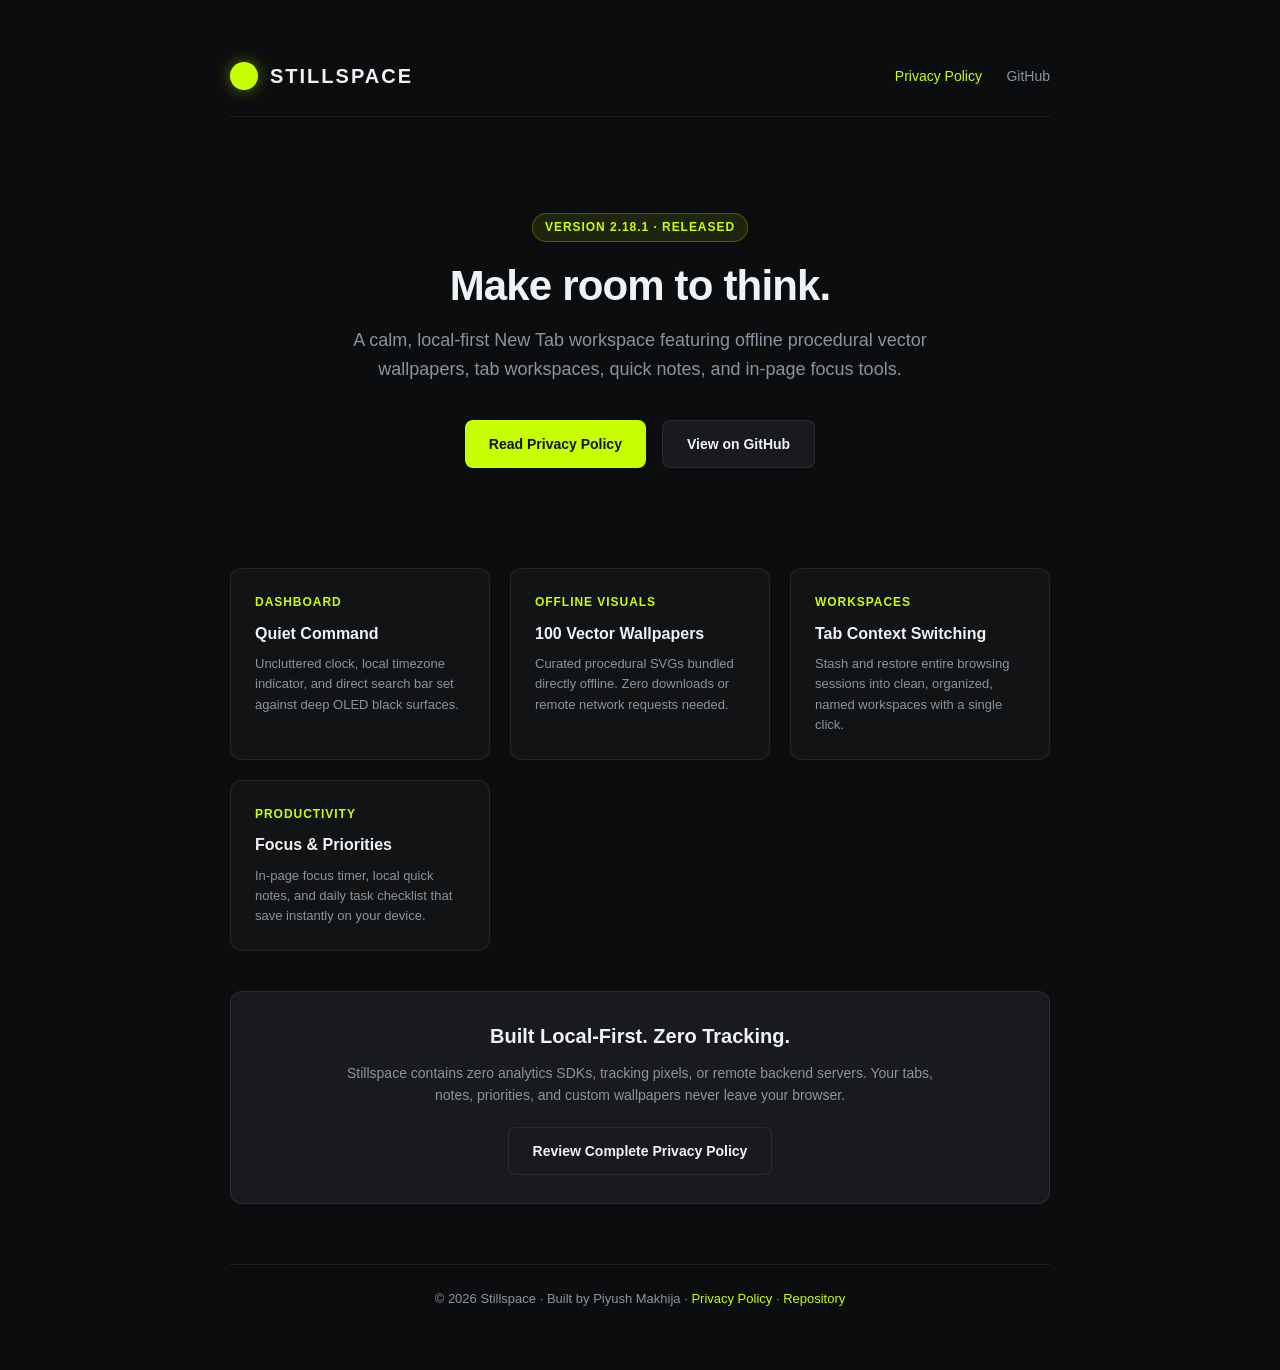
<file: index.html>
<!doctype html>
<html lang="en">
<head>
  <meta charset="utf-8">
  <meta name="viewport" content="width=device-width,initial-scale=1">
  <title>Stillspace — Calm, Local-First New Tab Workspace</title>
  <link rel="icon" type="image/png" sizes="32x32" href="icons/icon32.png">
  <style>
    :root {
      --bg: #0c0d0e;
      --surface: #111315;
      --surface-elevated: #181a1d;
      --text: #f0f3f6;
      --muted: #8b949e;
      --lime: #c8ff00;
      --lime-text: #111407;
      --border: rgba(255, 255, 255, 0.08);
      --font: -apple-system, BlinkMacSystemFont, "Segoe UI", Roboto, sans-serif;
    }
    * { box-sizing: border-box; margin: 0; padding: 0; }
    body {
      background: var(--bg);
      color: var(--text);
      font-family: var(--font);
      min-height: 100vh;
      display: flex;
      flex-direction: column;
      align-items: center;
      padding: 60px 24px;
      line-height: 1.6;
    }
    .container {
      max-width: 820px;
      width: 100%;
    }
    header {
      display: flex;
      align-items: center;
      justify-content: space-between;
      margin-bottom: 56px;
      padding-bottom: 24px;
      border-bottom: 1px solid var(--border);
    }
    .brand {
      display: flex;
      align-items: center;
      gap: 12px;
      font-size: 20px;
      font-weight: 700;
      letter-spacing: 0.1em;
      text-transform: uppercase;
    }
    .brand-mark {
      width: 28px;
      height: 28px;
      border-radius: 50%;
      background: var(--lime);
      display: inline-block;
      box-shadow: 0 0 16px rgba(200, 255, 0, 0.4);
    }
    nav a {
      color: var(--muted);
      text-decoration: none;
      font-size: 14px;
      margin-left: 20px;
      transition: color 0.15s ease;
    }
    nav a:hover, nav a.active {
      color: var(--lime);
    }
    .hero {
      text-align: center;
      padding: 40px 0 60px;
    }
    .badge {
      display: inline-block;
      padding: 4px 12px;
      border-radius: 20px;
      background: rgba(200, 255, 0, 0.1);
      color: var(--lime);
      font-size: 12px;
      font-weight: 600;
      letter-spacing: 0.08em;
      text-transform: uppercase;
      margin-bottom: 20px;
      border: 1px solid rgba(200, 255, 0, 0.25);
    }
    h1 {
      font-size: 42px;
      font-weight: 700;
      line-height: 1.15;
      letter-spacing: -0.02em;
      margin-bottom: 16px;
    }
    .tagline {
      font-size: 18px;
      color: var(--muted);
      max-width: 620px;
      margin: 0 auto 36px;
    }
    .actions {
      display: flex;
      gap: 16px;
      justify-content: center;
      flex-wrap: wrap;
    }
    .btn {
      padding: 12px 24px;
      border-radius: 8px;
      font-size: 14px;
      font-weight: 600;
      text-decoration: none;
      transition: transform 0.15s ease, background 0.15s ease;
      display: inline-flex;
      align-items: center;
      gap: 8px;
    }
    .btn:hover {
      transform: translateY(-1px);
    }
    .btn-primary {
      background: var(--lime);
      color: var(--lime-text);
    }
    .btn-secondary {
      background: var(--surface-elevated);
      color: var(--text);
      border: 1px solid var(--border);
    }
    .grid {
      display: grid;
      grid-template-columns: repeat(auto-fit, minmax(240px, 1fr));
      gap: 20px;
      margin: 40px 0;
    }
    .card {
      background: var(--surface);
      border: 1px solid var(--border);
      border-radius: 12px;
      padding: 24px;
    }
    .card h3 {
      font-size: 16px;
      margin-bottom: 8px;
      color: var(--text);
    }
    .card p {
      font-size: 13px;
      color: var(--muted);
      line-height: 1.55;
    }
    .card .icon-tag {
      color: var(--lime);
      font-size: 12px;
      font-weight: 700;
      text-transform: uppercase;
      letter-spacing: 0.08em;
      margin-bottom: 8px;
    }
    .privacy-callout {
      background: var(--surface-elevated);
      border: 1px solid var(--border);
      border-radius: 12px;
      padding: 28px;
      margin: 40px 0;
      text-align: center;
    }
    .privacy-callout h2 {
      font-size: 20px;
      margin-bottom: 10px;
    }
    .privacy-callout p {
      font-size: 14px;
      color: var(--muted);
      max-width: 600px;
      margin: 0 auto 20px;
    }
    footer {
      margin-top: 60px;
      padding-top: 24px;
      border-top: 1px solid var(--border);
      text-align: center;
      font-size: 13px;
      color: var(--muted);
    }
    footer a {
      color: var(--lime);
      text-decoration: none;
    }
  </style>
</head>
<body>
  <div class="container">
    <header>
      <div class="brand">
        <span class="brand-mark"></span>
        <span>Stillspace</span>
      </div>
      <nav>
        <a href="PRIVACY-POLICY.html" class="active">Privacy Policy</a>
        <a href="https://github.com/PiyushMakhija26/Stillspace" target="_blank" rel="noopener">GitHub</a>
      </nav>
    </header>

    <main>
      <section class="hero">
        <span class="badge">Version 2.18.1 · Released</span>
        <h1>Make room to think.</h1>
        <p class="tagline">A calm, local-first New Tab workspace featuring offline procedural vector wallpapers, tab workspaces, quick notes, and in-page focus tools.</p>
        <div class="actions">
          <a href="PRIVACY-POLICY.html" class="btn btn-primary">Read Privacy Policy</a>
          <a href="https://github.com/PiyushMakhija26/Stillspace" target="_blank" rel="noopener" class="btn btn-secondary">View on GitHub</a>
        </div>
      </section>

      <section class="grid">
        <div class="card">
          <div class="icon-tag">Dashboard</div>
          <h3>Quiet Command</h3>
          <p>Uncluttered clock, local timezone indicator, and direct search bar set against deep OLED black surfaces.</p>
        </div>
        <div class="card">
          <div class="icon-tag">Offline Visuals</div>
          <h3>100 Vector Wallpapers</h3>
          <p>Curated procedural SVGs bundled directly offline. Zero downloads or remote network requests needed.</p>
        </div>
        <div class="card">
          <div class="icon-tag">Workspaces</div>
          <h3>Tab Context Switching</h3>
          <p>Stash and restore entire browsing sessions into clean, organized, named workspaces with a single click.</p>
        </div>
        <div class="card">
          <div class="icon-tag">Productivity</div>
          <h3>Focus &amp; Priorities</h3>
          <p>In-page focus timer, local quick notes, and daily task checklist that save instantly on your device.</p>
        </div>
      </section>

      <section class="privacy-callout">
        <h2>Built Local-First. Zero Tracking.</h2>
        <p>Stillspace contains zero analytics SDKs, tracking pixels, or remote backend servers. Your tabs, notes, priorities, and custom wallpapers never leave your browser.</p>
        <a href="PRIVACY-POLICY.html" class="btn btn-secondary">Review Complete Privacy Policy</a>
      </section>
    </main>

    <footer>
      <p>&copy; 2026 Stillspace &middot; Built by Piyush Makhija &middot; <a href="PRIVACY-POLICY.html">Privacy Policy</a> &middot; <a href="https://github.com/PiyushMakhija26/Stillspace">Repository</a></p>
    </footer>
  </div>
</body>
</html>
</file>
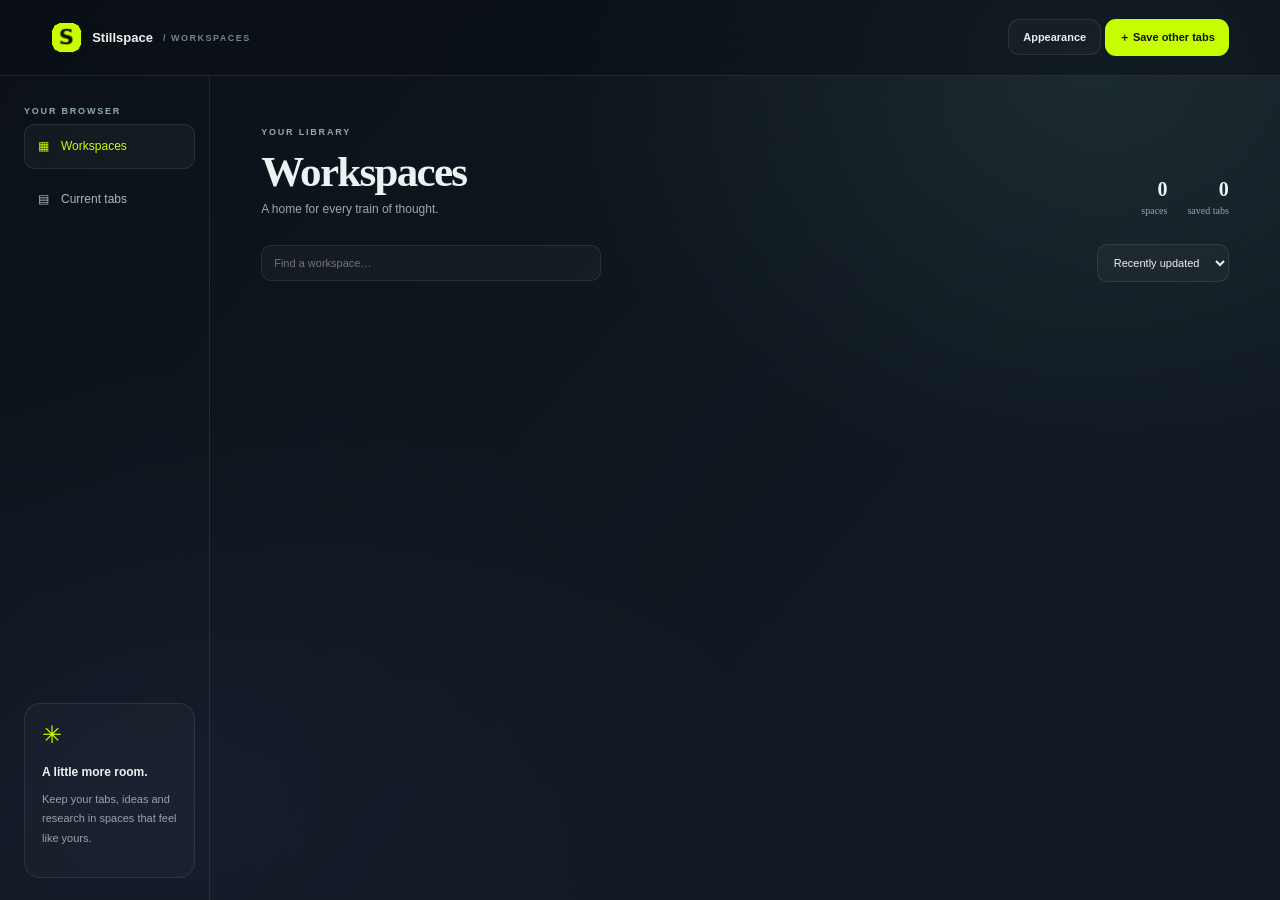
<file: manager.html>
<!doctype html><html lang="en"><head><meta charset="utf-8"><meta name="viewport" content="width=device-width,initial-scale=1"><title>Stillspace · Workspaces</title><link rel="icon" type="image/png" sizes="32x32" href="icons/icon32.png"><link rel="stylesheet" href="manager.css"></head><body data-theme="stealth"><div class="ambient"></div><header><a class="brand" href="newtab.html"><img class="brand-logo" src="icons/icon32.png" alt=""> <span>Stillspace</span> <small>/ WORKSPACES</small></a><div><button id="appearanceBtn" class="ghost">Appearance</button> <button id="newWorkspaceBtn" class="primary">＋ Save other tabs</button></div></header><main><aside><div class="eyebrow">YOUR BROWSER</div><button class="nav active" data-view="workspaces">▦　Workspaces</button><button class="nav" data-view="current">▤　Current tabs</button><div class="railnote"><span>✳</span><h3>A little more room.</h3><p>Keep your tabs, ideas and research in spaces that feel like yours.</p></div></aside><section class="content"><div class="pagehead"><div><div class="eyebrow" id="kicker">YOUR LIBRARY</div><h1 id="pageTitle">Workspaces</h1><p id="pageDesc">A home for every train of thought.</p></div><div class="stats"><b id="wsTotal">0 <small>spaces</small></b><b id="tabTotal">0 <small>saved tabs</small></b></div></div><section id="workspaceView"><div class="toolbar"><input id="workspaceSearch" placeholder="Find a workspace…"><select id="sortMode"><option value="recent">Recently updated</option><option value="name">Name A–Z</option><option value="tabs">Most tabs</option></select></div><div id="workspaceGrid" class="grid"></div><div id="emptyWorkspaces" class="empty" hidden><h2>Your first space starts here.</h2><p>Save the tabs you’re not using. They’ll be ready when you need them.</p><button class="primary" id="emptySave">Save other tabs</button></div></section><section id="currentView" hidden><div class="toolbar"><span id="currentSummary">Tabs in this window</span><button class="primary" id="stashOthers">Save all except active</button></div><div id="currentTabs" class="tablist"></div></section></section></main><dialog id="workspaceDialog"><form id="workspaceForm"><div class="dialoghead"><h2 id="dialogTitle">New workspace</h2><button type="button" class="ghost" id="cancelDialog">×</button></div><label>Name<input id="wsName" maxlength="48" required placeholder="e.g. DSA sprint"></label><label>Icon<select id="wsIcon"><option>✦</option><option>⌘</option><option>◈</option><option>⌁</option><option>☾</option><option>✳</option><option>▣</option><option>⚡</option><option>📚</option></select></label><label>Accent<div class="colors"><button type="button" data-color="#a8e6c1" style="--c:#a8e6c1"></button><button type="button" data-color="#a9baff" style="--c:#a9baff"></button><button type="button" data-color="#e8b2d1" style="--c:#e8b2d1"></button><button type="button" data-color="#f0cf9a" style="--c:#f0cf9a"></button><button type="button" data-color="#9ad8df" style="--c:#9ad8df"></button></div></label><label>Card style<select id="wsStyle"><option value="glass">Soft glass</option><option value="solid">Solid minimal</option><option value="glow">Ambient glow</option></select></label><label>Next step<input id="wsNextStep" maxlength="140" placeholder="e.g. Finish the API tests"></label><label>Project checkpoint<textarea id="wsCheckpoint" rows="3" maxlength="1200" placeholder="Where did you stop? What should you remember?"></textarea></label><div class="dialogactions"><button type="button" class="ghost" id="cancelDialog2">Cancel</button><button class="primary">Save workspace</button></div></form></dialog><aside id="appearancePanel" class="appearance" hidden><div class="dialoghead"><h2>Appearance</h2><button id="closeAppearance" class="ghost">×</button></div><label>Theme<select id="themeSelect"><option value="stealth">Stealth mode</option><option value="aurora">Aurora</option><option value="midnight">Midnight</option><option value="sand">Warm sand</option><option value="rose">Rose dusk</option></select></label><label>Typography<select id="fontSelect"><option value="modern">Modern sans</option><option value="editorial">Editorial serif</option><option value="mono">Developer mono</option></select></label><label>Motion<select id="motionSelect"><option value="ambient">Ambient motion</option><option value="subtle">Subtle</option><option value="off">Reduced motion</option></select></label><div class="eyebrow">WALLPAPER</div><div class="walls"><button data-wall="aurora">Aurora</button><button data-wall="ocean">Ocean</button><button data-wall="dusk">Dusk</button><button data-wall="forest">Forest</button></div><label class="upload">Upload wallpaper<input id="wallpaperFile" type="file" accept="image/*"></label><button id="resetLook" class="ghost full">Reset appearance</button></aside><div id="toast" class="toast"></div><script src="manager.js"></script></body></html>
</file>
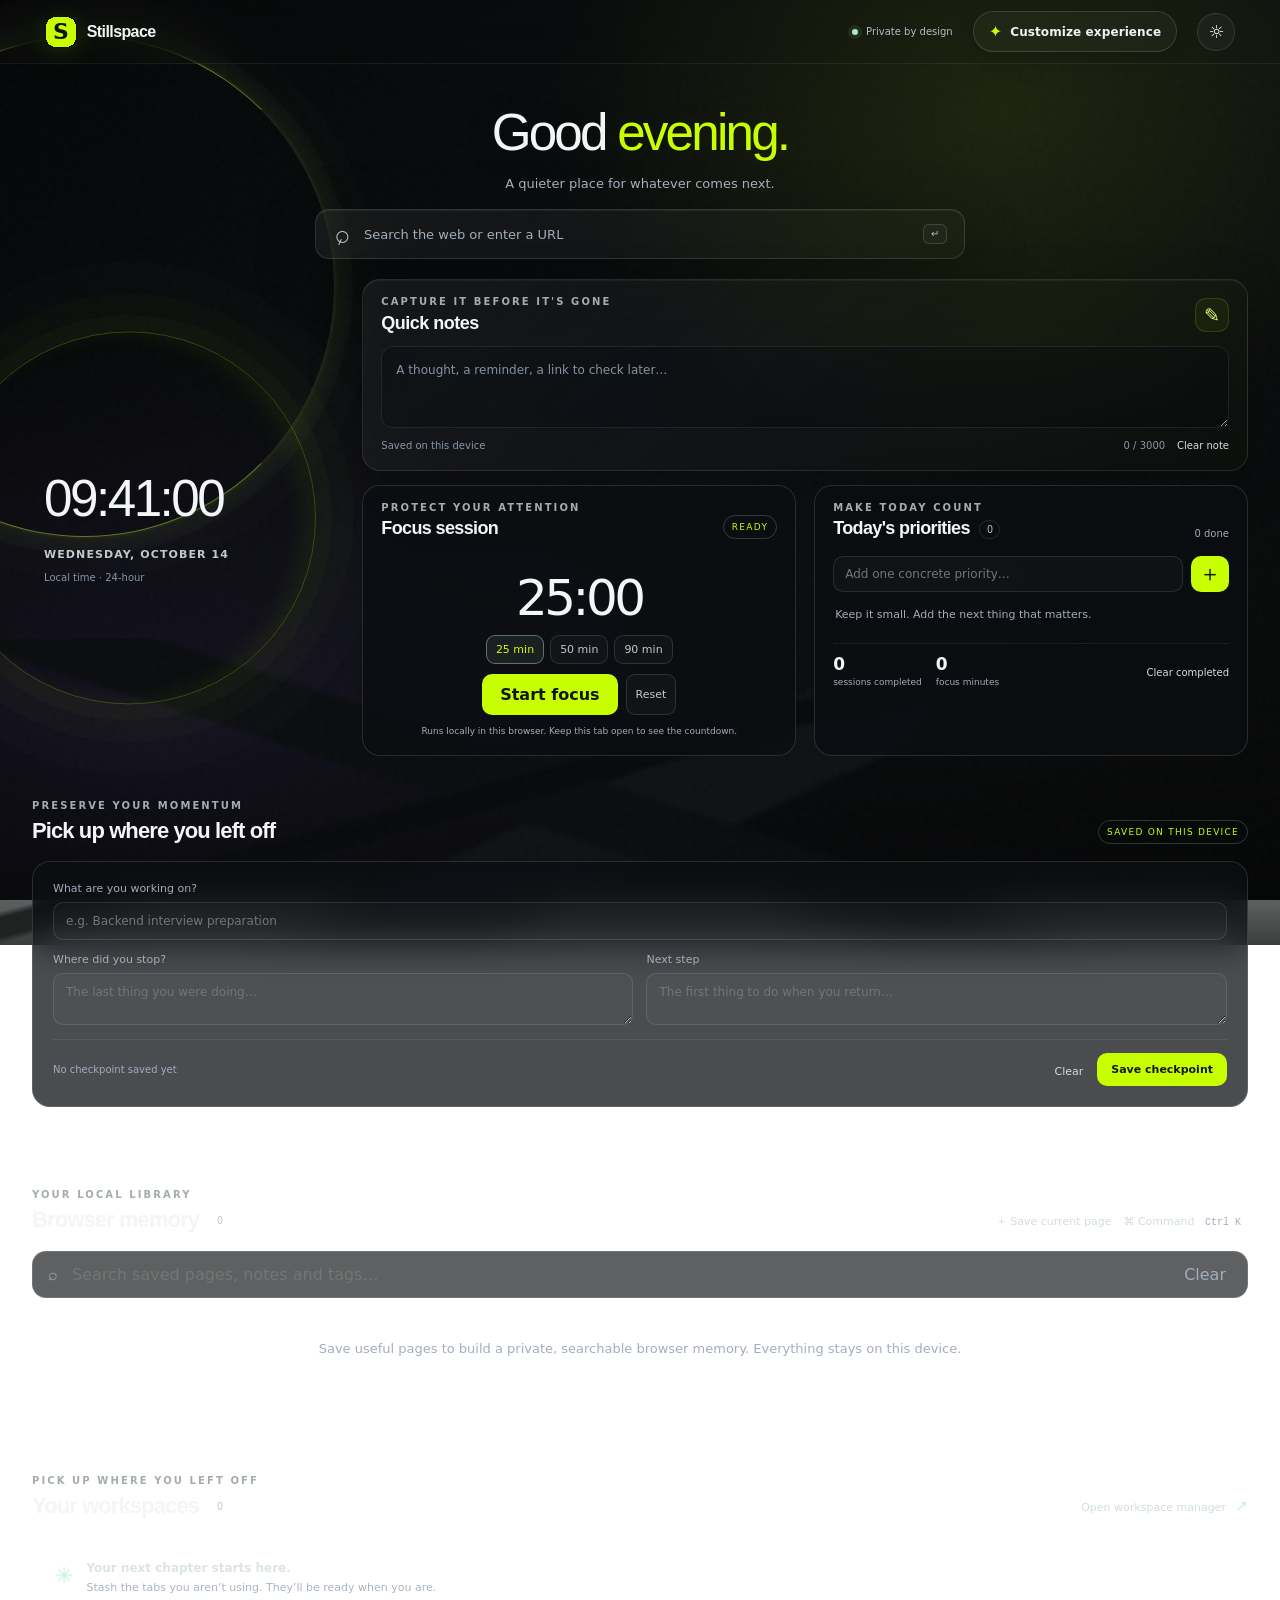
<file: newtab.html>
<!doctype html>
<html lang="en">
<head>
  <meta charset="utf-8">
  <meta name="viewport" content="width=device-width,initial-scale=1">
  <meta name="theme-color" content="#10141b">
  <title>Stillspace — Make room to think</title>
  <link rel="icon" type="image/png" sizes="32x32" href="icons/icon32.png">
  <link rel="stylesheet" href="newtab.css">
</head>
<body data-theme="stealth" data-wallpaper="aurora">
  <div class="wallpaper-layer" aria-hidden="true"></div><div class="grain" aria-hidden="true"></div>
  <header class="topbar">
    <a class="wordmark" href="#" aria-label="Stillspace home"><img class="brand-logo" src="icons/icon32.png" alt=""><span>Stillspace</span></a>
    <div class="top-actions"><span class="privacy-label"><i></i> Private by design</span><button id="openThemeStoreTop" class="customize-top"><span>✦</span> Customize experience</button><button id="settingsToggle" class="round-button" aria-label="Open appearance settings" title="Appearance settings">☼</button></div>
  </header>
  <main class="dashboard">
    <section class="welcome">
      <div class="eyebrow" id="dateLabel">A CLEAR SPACE</div>
      <h1 id="greeting">Good <em>evening.</em></h1>
      <div id="clock" class="clock">09:41</div>
      <p class="subline">A quieter place for whatever comes next.</p>
      <form id="searchForm" class="searchbar"><span class="search-icon">⌕</span><input id="searchInput" type="search" placeholder="Search the web or enter a URL" autocomplete="off" aria-label="Search the web"><kbd>↵</kbd></form>
    </section>

    <section class="widget-dock" aria-label="Personal widgets">
      <article class="mini-widget clock-widget">
        <div class="widget-heading"><div><div class="eyebrow">YOUR LOCAL TIME</div><h2>Clock</h2></div><span class="widget-icon" aria-hidden="true">◷</span></div>
        <div id="widgetClock" class="widget-clock">09:41:00</div>
        <div id="widgetDate" class="widget-date">Wednesday, October 14</div>
        <div id="widgetTimezone" class="widget-timezone">Local time · 24-hour</div>
      </article>
      <article class="mini-widget notes-widget">
        <div class="widget-heading"><div><div class="eyebrow">CAPTURE IT BEFORE IT'S GONE</div><h2>Quick notes</h2></div><span class="widget-icon" aria-hidden="true">✎</span></div>
        <textarea id="quickNote" maxlength="3000" rows="4" placeholder="A thought, a reminder, a link to check later…" aria-label="Quick notes"></textarea>
        <div class="notes-footer"><span id="noteSaveStatus" aria-live="polite">Saved on this device</span><span id="noteCharCount">0 / 3000</span><button id="clearQuickNote" class="text-button" type="button">Clear note</button></div>
      </article>
    </section>

    <section class="daily-section">
      <div class="daily-panel focus-panel">
        <div class="section-top"><div><div class="eyebrow">PROTECT YOUR ATTENTION</div><h2>Focus session</h2></div><span id="focusStatus" class="local-pill">READY</span></div>
        <div class="focus-clock" id="focusClock" aria-live="polite">25:00</div>
        <div class="focus-presets" role="group" aria-label="Focus duration"><button data-focus-minutes="25" class="active">25 min</button><button data-focus-minutes="50">50 min</button><button data-focus-minutes="90">90 min</button></div>
        <div class="focus-controls"><button id="focusStart" class="primary-action">Start focus</button><button id="focusReset" class="secondary-action">Reset</button></div>
        <p class="daily-footnote">Runs locally in this browser. Keep this tab open to see the countdown.</p>
      </div>
      <div class="daily-panel tasks-panel">
        <div class="section-top"><div><div class="eyebrow">MAKE TODAY COUNT</div><h2>Today's priorities <span id="taskCount">0</span></h2></div><span id="taskProgress" class="task-progress">0 done</span></div>
        <form id="taskForm" class="task-entry"><input id="taskInput" maxlength="180" placeholder="Add one concrete priority…" aria-label="New priority"><button type="submit" aria-label="Add priority">＋</button></form>
        <div id="taskList" class="task-list"></div><div id="taskEmpty" class="task-empty">Keep it small. Add the next thing that matters.</div>
        <div class="local-stats"><div><strong id="statSessions">0</strong><span>sessions completed</span></div><div><strong id="statMinutes">0</strong><span>focus minutes</span></div><button id="clearCompletedTasks" class="text-button">Clear completed</button></div>
      </div>
    </section>

    <section class="continuity-section" aria-labelledby="continuityTitle">
      <div class="section-top"><div><div class="eyebrow">PRESERVE YOUR MOMENTUM</div><h2 id="continuityTitle">Pick up where you left off</h2></div><span class="local-pill">SAVED ON THIS DEVICE</span></div>
      <div class="continuity-card">
        <div class="continuity-fields">
          <label>What are you working on?<input id="resumeProject" maxlength="120" placeholder="e.g. Backend interview preparation"></label>
          <label>Where did you stop?<textarea id="resumeLast" maxlength="500" rows="2" placeholder="The last thing you were doing…"></textarea></label>
          <label>Next step<textarea id="resumeNext" maxlength="500" rows="2" placeholder="The first thing to do when you return…"></textarea></label>
        </div>
        <div class="continuity-footer"><span id="resumeSavedAt">No checkpoint saved yet</span><div><button id="resumeClear" class="text-button" type="button">Clear</button><button id="resumeSave" class="primary-action" type="button">Save checkpoint</button></div></div>
      </div>
    </section>

    <section class="memory-section">
      <div class="section-top"><div><div class="eyebrow">YOUR LOCAL LIBRARY</div><h2>Browser memory <span id="memoryCount">0</span></h2></div><div class="memory-actions"><button id="saveCurrentPage" class="text-button">＋ Save current page</button><button id="commandOpen" class="text-button">⌘ Command <kbd>Ctrl K</kbd></button></div></div>
      <div class="memory-search"><span>⌕</span><input id="memorySearch" type="search" placeholder="Search saved pages, notes and tags…"><button id="clearMemorySearch" type="button">Clear</button></div>
      <div id="memoryGrid" class="memory-grid"></div><div id="memoryEmpty" class="memory-empty">Save useful pages to build a private, searchable browser memory. Everything stays on this device.</div>
    </section>

    <section class="library-section">
      <div class="section-top"><div><div class="eyebrow">PICK UP WHERE YOU LEFT OFF</div><h2>Your workspaces <span id="wsCount">0</span></h2></div><button id="manageButton" class="text-button">Open workspace manager <span>↗</span></button></div>
      <div id="workspaceGrid" class="workspace-grid"></div>
      <div id="workspaceEmpty" class="workspace-empty"><span class="empty-spark">✳</span><div><strong>Your next chapter starts here.</strong><p>Stash the tabs you aren’t using. They’ll be ready when you are.</p></div></div>
    </section>
  </main>

  <aside id="settingsPanel" class="settings-panel" aria-hidden="true">
    <div class="settings-head"><div><div class="eyebrow">MAKE IT YOURS</div><h2>Customize your tab</h2><p class="settings-intro">Change the whole experience: wallpaper, colors, layout and motion.</p></div><button id="closeSettings" class="round-button" aria-label="Close settings">×</button></div>
    <div class="setting-group"><button id="openThemeStore" class="theme-store-launch"><span class="store-launch-icon">✦</span><span><strong>Explore Theme Store</strong><small>Cinematic black themes · full layouts · wallpapers · effects</small></span><span class="store-arrow">↗</span></button></div><div class="setting-group"><div class="setting-label">COLOR MOOD</div><div class="theme-grid">
      <button class="theme-choice" data-theme-choice="stealth"><span class="swatch stealth-swatch"></span><span>Stealth mode</span></button>
      <button class="theme-choice" data-theme-choice="aurora"><span class="swatch aurora-swatch"></span><span>Aurora</span></button>
      <button class="theme-choice" data-theme-choice="midnight"><span class="swatch midnight-swatch"></span><span>Midnight</span></button>
      <button class="theme-choice" data-theme-choice="sand"><span class="swatch sand-swatch"></span><span>Warm sand</span></button>
      <button class="theme-choice" data-theme-choice="rose"><span class="swatch rose-swatch"></span><span>Rose dusk</span></button>
    </div></div>
    <div class="setting-group"><div class="setting-label">AMBIENT WALLPAPER</div><div class="wallpaper-grid">
      <button class="wall-choice" data-wallpaper-choice="aurora"><span class="wall-thumb wall-aurora"></span>Aurora</button>
      <button class="wall-choice" data-wallpaper-choice="ocean"><span class="wall-thumb wall-ocean"></span>Deep ocean</button>
      <button class="wall-choice" data-wallpaper-choice="dusk"><span class="wall-thumb wall-dusk"></span>Violet dusk</button>
      <button class="wall-choice" data-wallpaper-choice="forest"><span class="wall-thumb wall-forest"></span>Forest</button>
    </div><label class="upload-wallpaper" for="wallpaperUpload"><span>＋</span> Upload your own wallpaper<input id="wallpaperUpload" type="file" accept="image/*"></label><button id="resetWallpaper" class="reset-wallpaper">Reset to built-in wallpaper</button></div>
    <div class="setting-group"><div class="setting-label">TYPOGRAPHY</div><div class="theme-grid"><button class="theme-choice" data-font-choice="modern">Modern sans</button><button class="theme-choice" data-font-choice="editorial">Editorial serif</button><button class="theme-choice" data-font-choice="mono">Developer mono</button></div></div><div class="setting-group"><div class="setting-label">MOTION</div><div class="theme-grid"><button class="theme-choice" data-motion-choice="ambient">Ambient</button><button class="theme-choice" data-motion-choice="subtle">Subtle</button><button class="theme-choice" data-motion-choice="off">Reduced motion</button></div></div><div class="settings-note">Your appearance and workspaces stay on this device. No account or tracking.</div>
  </aside>
  <div id="commandPalette" class="command-overlay" hidden><section class="command-box" role="dialog" aria-modal="true" aria-label="Stillspace command palette"><div class="command-input-row"><span>⌕</span><input id="commandInput" placeholder="Search pages or run a command…" autocomplete="off"><kbd>ESC</kbd></div><div class="command-hint">QUICK ACTIONS</div><div id="commandResults" class="command-results"></div><div class="command-footer">↑ ↓ to navigate · Enter to open · Ctrl K to toggle</div></section></div>
  <div id="toast" class="toast" role="status"></div>
  <script src="wallpapers.js"></script>
  <script src="newtab.js"></script>
</body>
</html>
</file>
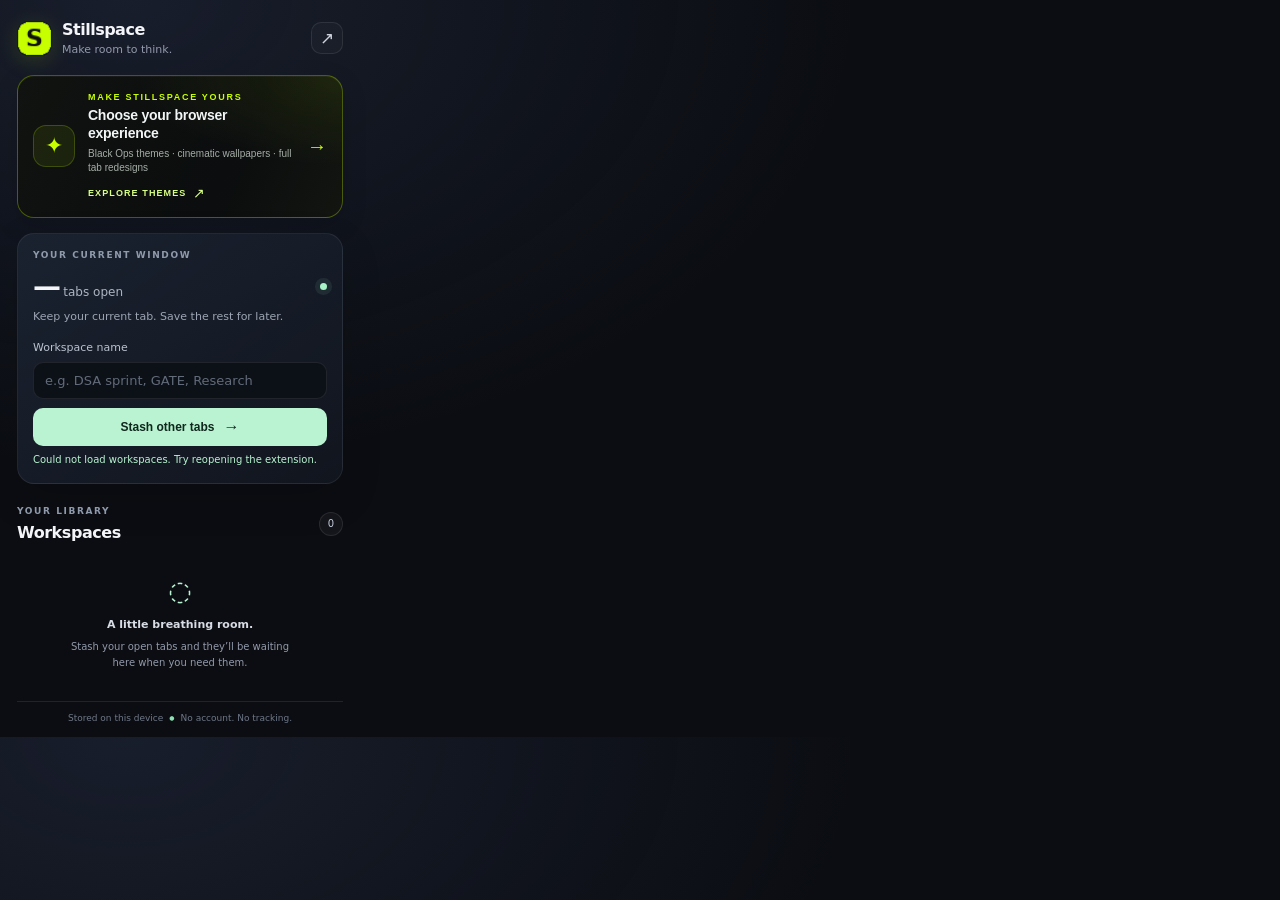
<file: popup.html>
<!doctype html>
<html lang="en">
<head>
  <meta charset="utf-8">
  <meta name="viewport" content="width=device-width,initial-scale=1">
  <title>Stillspace</title>
  <link rel="icon" type="image/png" sizes="32x32" href="icons/icon32.png">
  <link rel="stylesheet" href="popup.css">
</head>
<body>
  <main class="shell">
    <header class="brand-row">
      <img class="brand-mark" src="icons/icon32.png" alt="Stillspace logo">
      <div><div class="brand">Stillspace</div><div class="tagline">Make room to think.</div></div>
      <button id="openDashboard" class="icon-button" title="Open dashboard in a new tab" aria-label="Open dashboard">↗</button>
    </header>

    <button id="customizeExperience" class="customize-card" type="button">
      <span class="customize-icon">✦</span>
      <span class="customize-copy"><span class="customize-kicker">MAKE STILLSPACE YOURS</span><strong id="customizeTitle">Choose your browser experience</strong><small id="customizeDescription">Black Ops themes · cinematic wallpapers · full tab redesigns</small><span class="customize-cta">EXPLORE THEMES <b>↗</b></span></span>
      <span class="customize-chevron">→</span>
    </button>


    <section class="hero-card">
      <div class="eyebrow">YOUR CURRENT WINDOW</div>
      <div class="hero-line"><div><strong id="tabCount">—</strong><span> tabs open</span></div><div class="live-dot"></div></div>
      <p>Keep your current tab. Save the rest for later.</p>
      <label class="field-label" for="workspaceName">Workspace name</label>
      <input id="workspaceName" maxlength="48" placeholder="e.g. DSA sprint, GATE, Research" autocomplete="off">
      <button id="stashButton" class="primary-button">Stash other tabs <span>→</span></button>
      <div id="status" class="status" role="status"></div>
    </section>

    <section class="workspace-section">
      <div class="section-heading"><div><div class="eyebrow">YOUR LIBRARY</div><h2>Workspaces</h2></div><span id="workspaceCount" class="count-pill">0</span></div>
      <div id="workspaceList" class="workspace-list"></div>
      <div id="emptyState" class="empty-state"><div class="empty-orbit">◌</div><strong>A little breathing room.</strong><p>Stash your open tabs and they’ll be waiting here when you need them.</p></div>
    </section>
    <footer><span>Stored on this device</span><span class="footer-dot">●</span><span>No account. No tracking.</span></footer>
  </main>
  <script src="popup.js"></script>
</body>
</html>
</file>
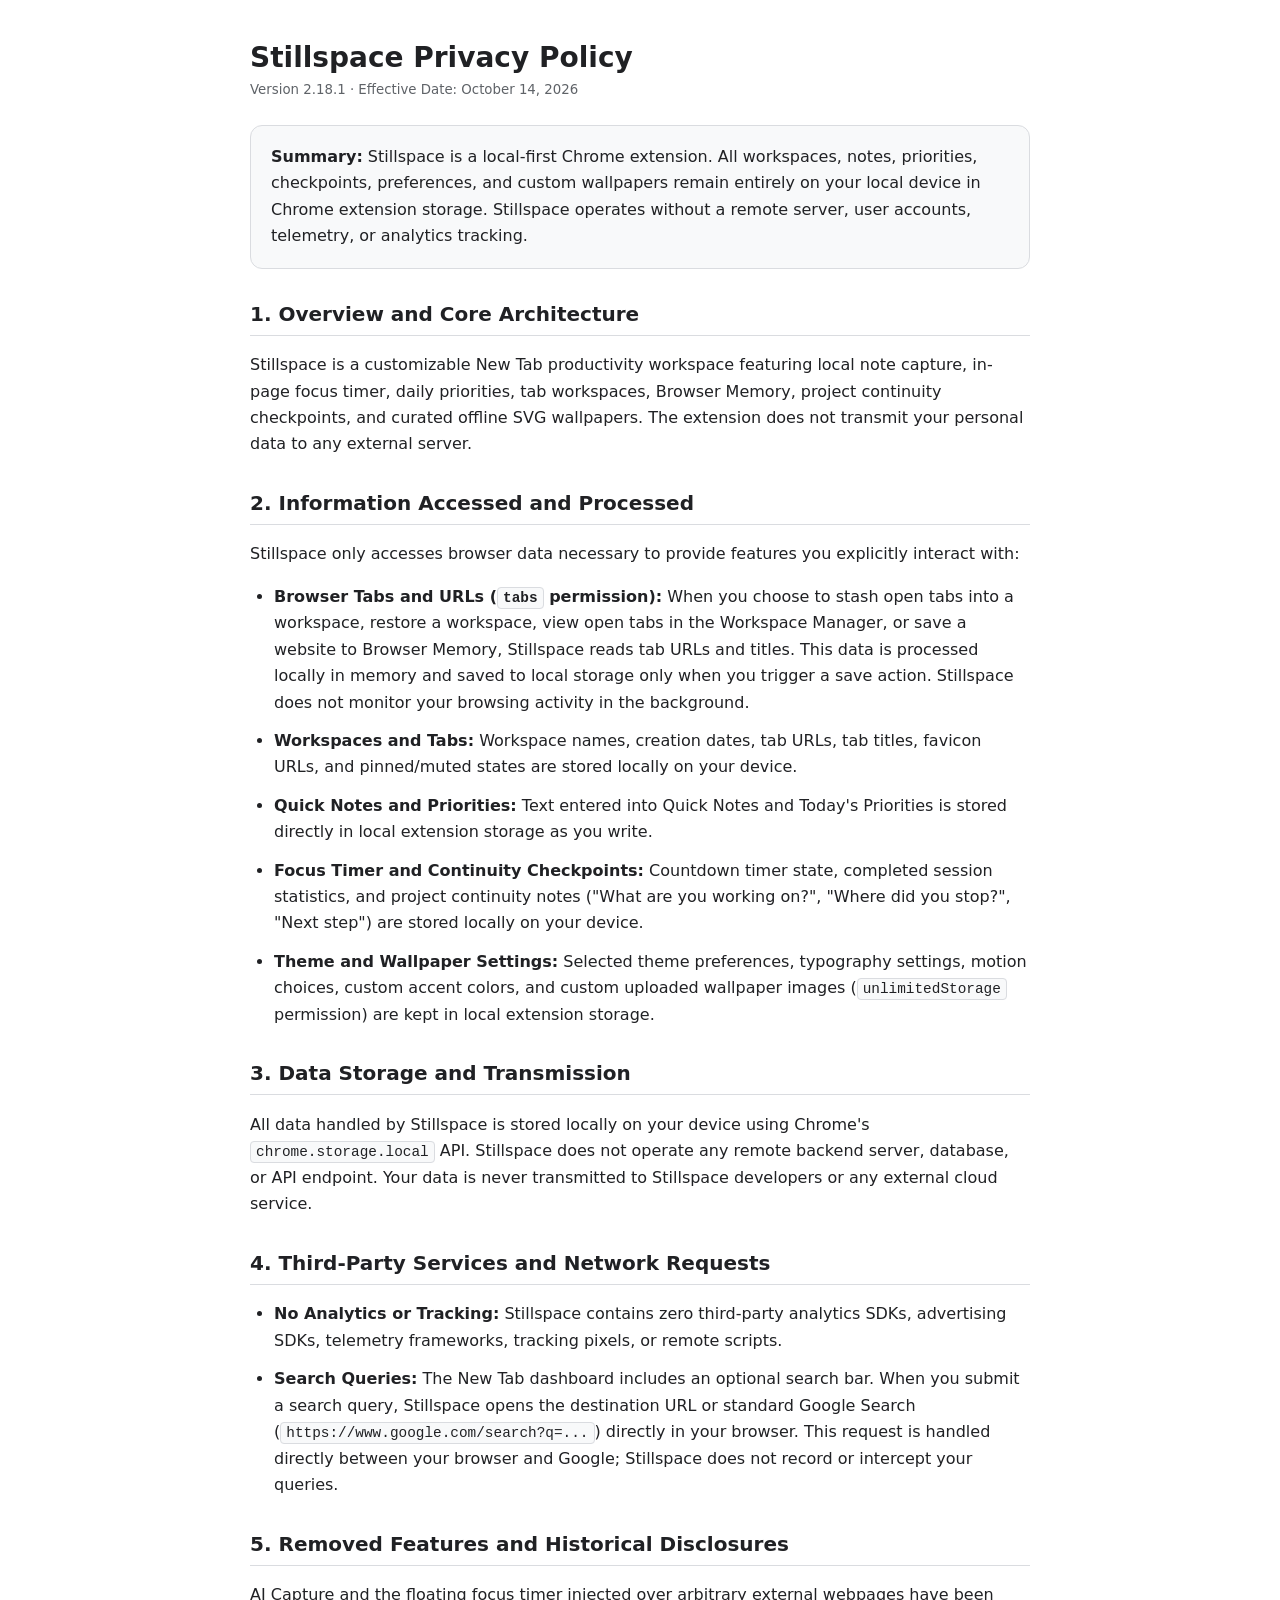
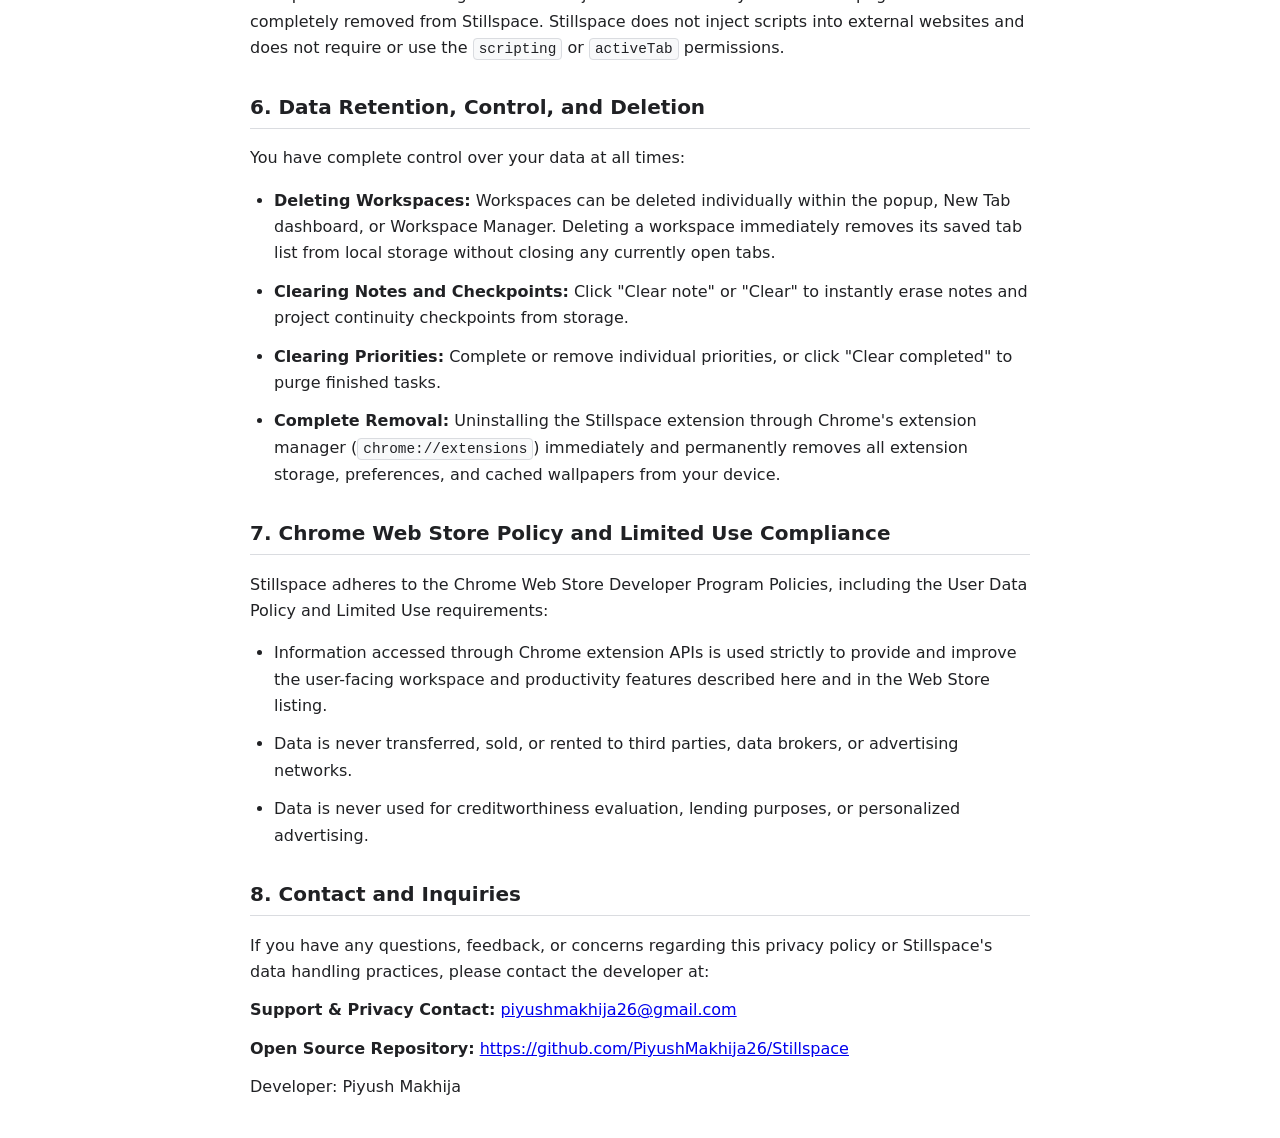
<file: PRIVACY-POLICY.html>
<!doctype html>
<html lang="en">
<head>
  <meta charset="utf-8">
  <meta name="viewport" content="width=device-width,initial-scale=1">
  <title>Stillspace Privacy Policy</title>
  <style>
    :root { color-scheme: light dark; --bg: #ffffff; --text: #202124; --muted: #5f6368; --line: #dadce0; --card: #f8f9fa; }
    @media (prefers-color-scheme: dark) { :root { --bg: #0e1117; --text: #e6edf3; --muted: #8b949e; --line: #30363d; --card: #161b22; } }
    body { max-width: 780px; margin: 40px auto; padding: 0 24px; font: 16px/1.65 system-ui, -apple-system, BlinkMacSystemFont, "Segoe UI", Roboto, sans-serif; color: var(--text); background: var(--bg); }
    h1 { font-size: 28px; line-height: 1.25; margin-bottom: 4px; }
    h2 { font-size: 20px; line-height: 1.3; margin-top: 32px; border-bottom: 1px solid var(--line); padding-bottom: 8px; }
    small { display: block; color: var(--muted); margin-bottom: 24px; }
    p, li { margin: 12px 0; }
    ul { padding-left: 24px; }
    code { font-size: 0.9em; padding: 2px 5px; border-radius: 4px; background: var(--card); border: 1px solid var(--line); }
    .highlight-card { padding: 18px 20px; border-radius: 12px; background: var(--card); border: 1px solid var(--line); margin: 20px 0; }
  </style>
</head>
<body>
  <h1>Stillspace Privacy Policy</h1>
  <small>Version 2.18.1 · Effective Date: October 14, 2026</small>

  <div class="highlight-card">
    <strong>Summary:</strong> Stillspace is a local-first Chrome extension. All workspaces, notes, priorities, checkpoints, preferences, and custom wallpapers remain entirely on your local device in Chrome extension storage. Stillspace operates without a remote server, user accounts, telemetry, or analytics tracking.
  </div>

  <h2>1. Overview and Core Architecture</h2>
  <p>Stillspace is a customizable New Tab productivity workspace featuring local note capture, in-page focus timer, daily priorities, tab workspaces, Browser Memory, project continuity checkpoints, and curated offline SVG wallpapers. The extension does not transmit your personal data to any external server.</p>

  <h2>2. Information Accessed and Processed</h2>
  <p>Stillspace only accesses browser data necessary to provide features you explicitly interact with:</p>
  <ul>
    <li><strong>Browser Tabs and URLs (<code>tabs</code> permission):</strong> When you choose to stash open tabs into a workspace, restore a workspace, view open tabs in the Workspace Manager, or save a website to Browser Memory, Stillspace reads tab URLs and titles. This data is processed locally in memory and saved to local storage only when you trigger a save action. Stillspace does not monitor your browsing activity in the background.</li>
    <li><strong>Workspaces and Tabs:</strong> Workspace names, creation dates, tab URLs, tab titles, favicon URLs, and pinned/muted states are stored locally on your device.</li>
    <li><strong>Quick Notes and Priorities:</strong> Text entered into Quick Notes and Today's Priorities is stored directly in local extension storage as you write.</li>
    <li><strong>Focus Timer and Continuity Checkpoints:</strong> Countdown timer state, completed session statistics, and project continuity notes ("What are you working on?", "Where did you stop?", "Next step") are stored locally on your device.</li>
    <li><strong>Theme and Wallpaper Settings:</strong> Selected theme preferences, typography settings, motion choices, custom accent colors, and custom uploaded wallpaper images (<code>unlimitedStorage</code> permission) are kept in local extension storage.</li>
  </ul>

  <h2>3. Data Storage and Transmission</h2>
  <p>All data handled by Stillspace is stored locally on your device using Chrome's <code>chrome.storage.local</code> API. Stillspace does not operate any remote backend server, database, or API endpoint. Your data is never transmitted to Stillspace developers or any external cloud service.</p>

  <h2>4. Third-Party Services and Network Requests</h2>
  <ul>
    <li><strong>No Analytics or Tracking:</strong> Stillspace contains zero third-party analytics SDKs, advertising SDKs, telemetry frameworks, tracking pixels, or remote scripts.</li>
    <li><strong>Search Queries:</strong> The New Tab dashboard includes an optional search bar. When you submit a search query, Stillspace opens the destination URL or standard Google Search (<code>https://www.google.com/search?q=...</code>) directly in your browser. This request is handled directly between your browser and Google; Stillspace does not record or intercept your queries.</li>
  </ul>

  <h2>5. Removed Features and Historical Disclosures</h2>
  <p>AI Capture and the floating focus timer injected over arbitrary external webpages have been completely removed from Stillspace. Stillspace does not inject scripts into external websites and does not require or use the <code>scripting</code> or <code>activeTab</code> permissions.</p>

  <h2>6. Data Retention, Control, and Deletion</h2>
  <p>You have complete control over your data at all times:</p>
  <ul>
    <li><strong>Deleting Workspaces:</strong> Workspaces can be deleted individually within the popup, New Tab dashboard, or Workspace Manager. Deleting a workspace immediately removes its saved tab list from local storage without closing any currently open tabs.</li>
    <li><strong>Clearing Notes and Checkpoints:</strong> Click "Clear note" or "Clear" to instantly erase notes and project continuity checkpoints from storage.</li>
    <li><strong>Clearing Priorities:</strong> Complete or remove individual priorities, or click "Clear completed" to purge finished tasks.</li>
    <li><strong>Complete Removal:</strong> Uninstalling the Stillspace extension through Chrome's extension manager (<code>chrome://extensions</code>) immediately and permanently removes all extension storage, preferences, and cached wallpapers from your device.</li>
  </ul>

  <h2>7. Chrome Web Store Policy and Limited Use Compliance</h2>
  <p>Stillspace adheres to the Chrome Web Store Developer Program Policies, including the User Data Policy and Limited Use requirements:</p>
  <ul>
    <li>Information accessed through Chrome extension APIs is used strictly to provide and improve the user-facing workspace and productivity features described here and in the Web Store listing.</li>
    <li>Data is never transferred, sold, or rented to third parties, data brokers, or advertising networks.</li>
    <li>Data is never used for creditworthiness evaluation, lending purposes, or personalized advertising.</li>
  </ul>

  <h2>8. Contact and Inquiries</h2>
  <p>If you have any questions, feedback, or concerns regarding this privacy policy or Stillspace's data handling practices, please contact the developer at:</p>
  <p><strong>Support &amp; Privacy Contact:</strong> <a href="mailto:piyushmakhija26@gmail.com">piyushmakhija26@gmail.com</a></p>
  <p><strong>Open Source Repository:</strong> <a href="https://github.com/PiyushMakhija26/Stillspace" target="_blank" rel="noopener">https://github.com/PiyushMakhija26/Stillspace</a></p>
  <p>Developer: Piyush Makhija</p>
</body>
</html>
</file>
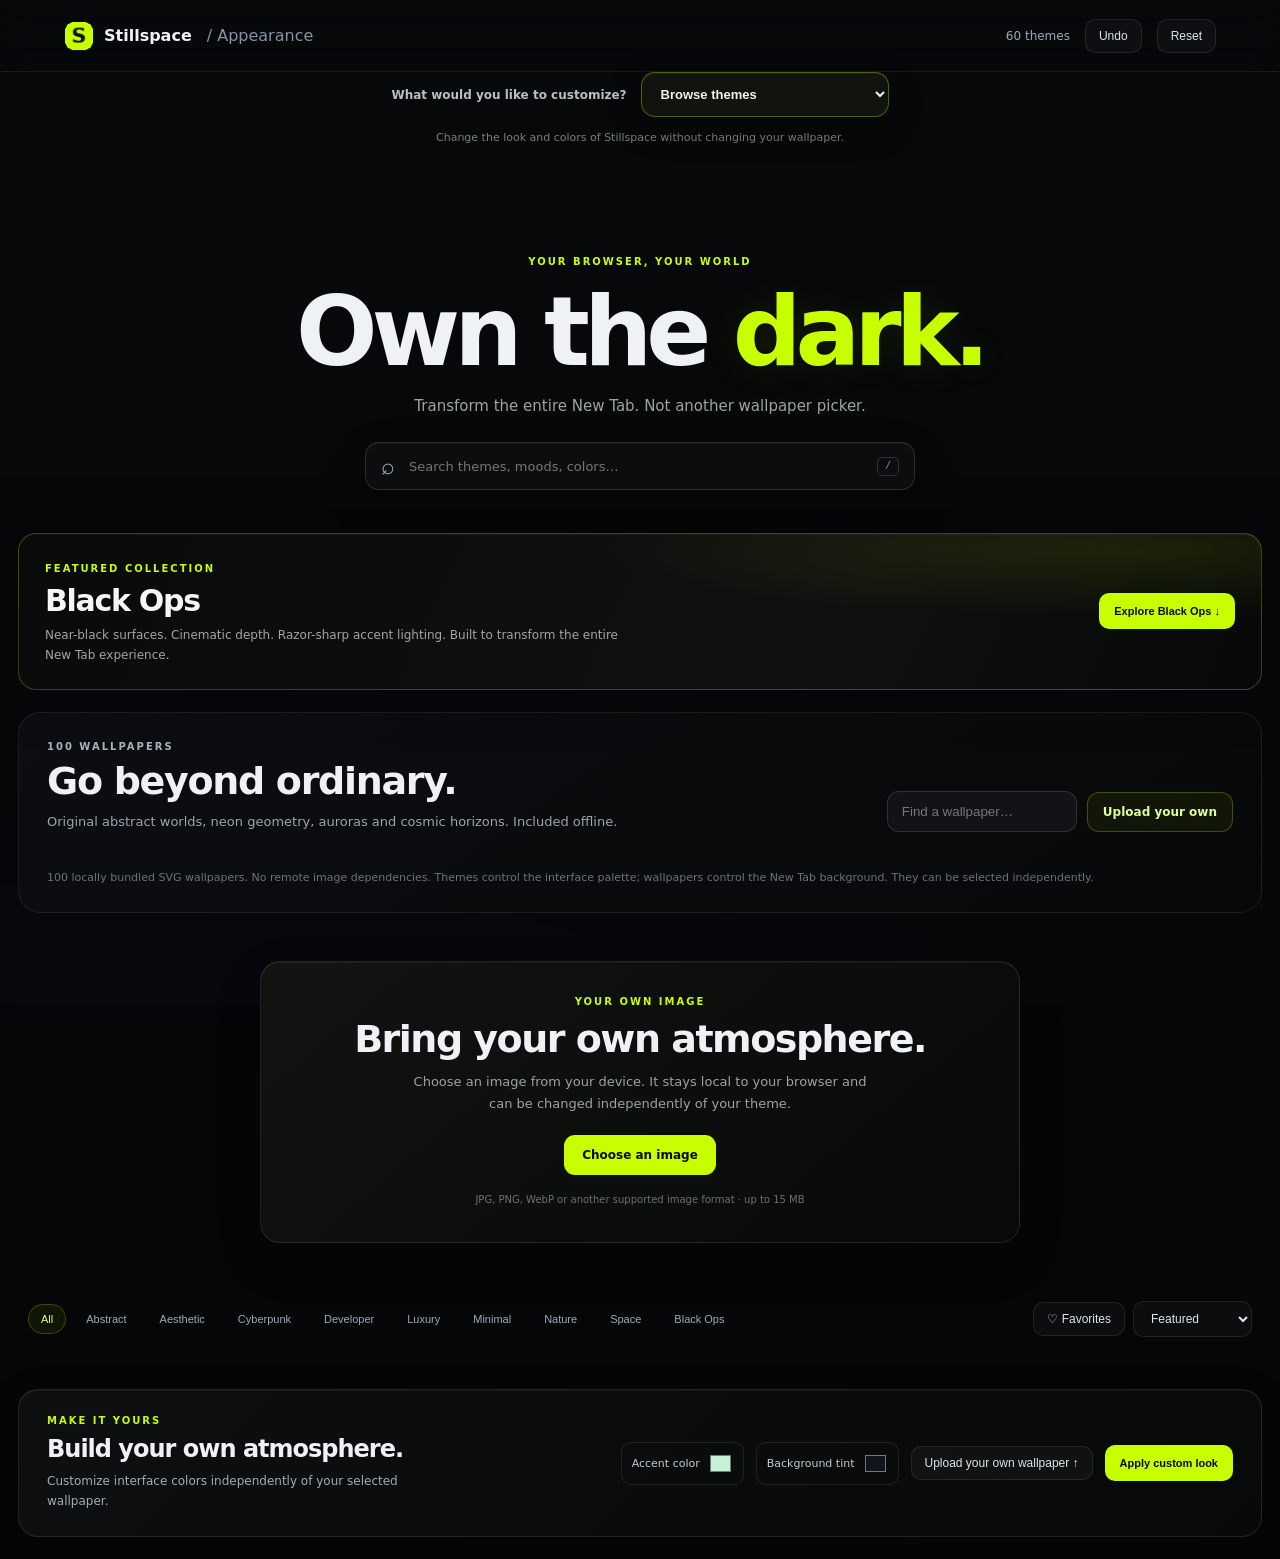
<file: theme-store.html>
<!doctype html><html lang="en"><head><meta charset="utf-8"><meta name="viewport" content="width=device-width,initial-scale=1"><title>Stillspace · Appearance</title><link rel="icon" type="image/png" sizes="32x32" href="icons/icon32.png"><link rel="stylesheet" href="theme-store.css"></head><body><div class="ambient" id="ambient"></div><header class="topbar"><a class="brand" href="newtab.html"><img class="brand-mark" src="icons/icon32.png" alt=""> <span>Stillspace</span> <span class="crumb">/ Appearance</span></a><div class="top-actions"><span id="themeCount">60 themes</span><button id="undoBtn" class="quiet">Undo</button><button id="resetBtn" class="quiet">Reset</button></div></header><main><section class="appearance-choice" aria-label="Choose what to customize"><label for="appearanceMode">What would you like to customize?</label><select id="appearanceMode"><option value="themes">Browse themes</option><option value="wallpapers">Choose a wallpaper</option><option value="custom">Upload a custom wallpaper</option></select><p id="appearanceHint">Change the look and colors of Stillspace without changing your wallpaper.</p></section><section class="hero"><div class="eyebrow">YOUR BROWSER, YOUR WORLD</div><h1>Own the <em>dark.</em></h1><p>Transform the entire New Tab. Not another wallpaper picker.</p><div class="search-wrap"><span>⌕</span><input id="search" type="search" placeholder="Search themes, moods, colors…" autocomplete="off"><kbd>/</kbd></div></section><section class="featured-blackops"><div><span class="eyebrow">FEATURED COLLECTION</span><h2>Black Ops</h2><p>Near-black surfaces. Cinematic depth. Razor-sharp accent lighting. Built to transform the entire New Tab experience.</p></div><button id="blackOpsCollection" class="primary">Explore Black Ops ↓</button></section><section class="wallpaper-library" id="wallpaperLibrary"><div class="wallpaper-heading"><div><div class="eyebrow">100 WALLPAPERS</div><h2>Go beyond ordinary.</h2><p>Original abstract worlds, neon geometry, auroras and cosmic horizons. Included offline.</p></div><div class="wallpaper-actions"><input id="wallpaperSearch" type="search" placeholder="Find a wallpaper…" aria-label="Search wallpapers"><label class="upload wallpaper-upload">Upload your own <input id="wallpaperUploadTop" type="file" accept="image/*"></label></div></div><div id="wallpaperGrid" class="wallpaper-grid"></div><div class="wallpaper-footnote">100 locally bundled SVG wallpapers. No remote image dependencies. Themes control the interface palette; wallpapers control the New Tab background. They can be selected independently.</div></section><section class="custom-wallpaper-panel" id="customWallpaperPanel"><div class="eyebrow">YOUR OWN IMAGE</div><h2>Bring your own atmosphere.</h2><p>Choose an image from your device. It stays local to your browser and can be changed independently of your theme.</p><label class="upload custom-upload">Choose an image <input id="wallpaperUploadCustom" type="file" accept="image/*"></label><p class="custom-help">JPG, PNG, WebP or another supported image format · up to 15 MB</p></section><section class="toolbar"><div id="categories" class="categories"></div><div class="toolbar-right"><button id="favoritesOnly" class="filter-btn">♡ Favorites</button><select id="sort"><option value="featured">Featured</option><option value="az">Name A–Z</option><option value="premium">Premium first</option></select></div></section><section id="themeGrid" class="theme-grid" aria-live="polite"></section><div id="empty" class="empty" hidden>No themes found. Try another search or category.</div><section class="customizer"><div class="custom-copy"><div class="eyebrow">MAKE IT YOURS</div><h2>Build your own atmosphere.</h2><p>Customize interface colors independently of your selected wallpaper.</p></div><div class="custom-controls"><label>Accent color <input id="accentColor" type="color" value="#c5f2d7"></label><label>Background tint <input id="baseColor" type="color" value="#10151d"></label><button id="uploadWallpaperShortcut" class="quiet" type="button">Upload your own wallpaper ↑</button><button id="applyCustom" class="primary">Apply custom look</button></div></section></main><div id="toast" class="toast" role="status"></div><script src="wallpapers.js"></script><script src="theme-store.js"></script></body></html>
</file>
<file: manager.css>
*{box-sizing:border-box}body{margin:0;min-height:100vh;background:#0b1015;color:#edf3f2;font:13px 'DM Sans',sans-serif;--accent:#c8ff00;--accentText:#111407;--line:#ffffff17}body[data-theme=stealth]{--accent:#c8ff00;--accentText:#111407}body[data-theme=aurora]{--accent:#bcebd1;--accentText:#10231b}body[data-theme=midnight]{--accent:#b8c8ff;--accentText:#11182d}body[data-theme=sand]{--accent:#f0d3a8;--accentText:#332619}body[data-theme=rose]{--accent:#f1c4d5;--accentText:#351c2b}body[data-font=editorial]{font-family:'Playfair Display',serif}body[data-font=mono]{font-family:'DM Mono',monospace}.ambient{position:fixed;inset:0;z-index:-1;background:radial-gradient(ellipse at 85% 8%,#6ca99522,transparent 35%),radial-gradient(ellipse at 12% 88%,#575a9d1c,transparent 38%),linear-gradient(130deg,#0b1117,#101821 65%,#121821)}header{height:76px;border-bottom:1px solid var(--line);display:flex;align-items:center;justify-content:space-between;padding:0 4vw;background:#0b10158a;backdrop-filter:blur(20px)}button,input,select{font:inherit}button{cursor:pointer;transition:.18s}button:hover{filter:brightness(1.1);transform:translateY(-1px)}.brand{color:inherit;text-decoration:none;font-weight:800;display:flex;align-items:center;gap:10px}.brand-logo{width:31px;height:31px;display:block;object-fit:cover;border-radius:9px;flex:none}.brand small{color:#758591;font-size:9px;letter-spacing:1.5px}.primary,.ghost{padding:11px 14px;border-radius:11px;font-size:11px;font-weight:700}.primary{background:var(--accent);color:var(--accentText);border:0}.ghost{border:1px solid var(--line);background:#ffffff07;color:#e8eef2}main{display:grid;grid-template-columns:210px minmax(0,1fr);max-width:1500px;margin:auto;min-height:calc(100vh - 76px)}aside:not(.appearance){padding:30px 14px 22px 24px;border-right:1px solid var(--line);display:flex;flex-direction:column;gap:8px}.eyebrow{font-size:9px;letter-spacing:1.8px;color:#92aaa9;font-weight:800}.nav{text-align:left;padding:13px;border:1px solid transparent;border-radius:11px;background:transparent;color:#aab7c2;font-size:12px}.nav.active{color:var(--accent);background:#ffffff09;border-color:var(--line)}.railnote{margin-top:auto;padding:17px;border:1px solid var(--line);border-radius:16px;background:#ffffff06}.railnote span{font-size:24px;color:var(--accent)}.railnote h3{font-size:12px;margin:16px 0 5px}.railnote p,.muted{font-size:11px;line-height:1.8;color:#95a4b0}.content{padding:clamp(25px,4vw,58px);min-width:0}.pagehead{display:flex;justify-content:space-between;align-items:end;margin-bottom:28px;gap:20px}.pagehead h1{font:600 clamp(30px,4vw,43px)/1.1 Manrope;margin:11px 0 7px;letter-spacing:-1.7px}.pagehead p{margin:0;color:#9aa8b3;font-size:12px}.stats{display:flex;gap:20px}.stats b{font:600 20px Manrope;text-align:right}.stats small{display:block;font:10px 'DM Sans';color:#96a5b2;margin-top:4px}.toolbar{display:flex;justify-content:space-between;gap:10px;margin-bottom:16px;align-items:center}.toolbar input,.toolbar select,form input,form select,.appearance select{background:#ffffff08;color:#edf3f2;border:1px solid var(--line);padding:11px 12px;border-radius:10px;outline:none;font-size:11px}.toolbar input{width:min(340px,65%)}select option{background:#111820}.grid{display:grid;grid-template-columns:repeat(3,minmax(0,1fr));gap:13px}.space{--cardAccent:var(--accent);position:relative;overflow:hidden;min-height:185px;padding:17px;border:1px solid var(--line);border-radius:18px;background:linear-gradient(145deg,#ffffff0d,#ffffff03);animation:rise .3s both}.space.solid{background:#111820}.space.glow:before{content:'';position:absolute;right:-45px;top:-50px;width:130px;height:130px;border-radius:50%;background:var(--cardAccent);filter:blur(65px);opacity:.25}.space:hover{border-color:color-mix(in srgb,var(--cardAccent) 50%,transparent);transform:translateY(-3px)}.spacehead{display:flex;align-items:center;justify-content:space-between}.spaceicon{width:40px;height:40px;border-radius:13px;display:grid;place-items:center;color:var(--cardAccent);background:color-mix(in srgb,var(--cardAccent) 13%,transparent);font-size:20px}.count{font-size:10px;color:#a5b2be;border:1px solid var(--line);border-radius:30px;padding:5px 8px}.spacename{font:600 16px Manrope;margin:16px 0 5px;overflow-wrap:anywhere}.meta{font-size:10px;color:#9aa8b3}.favrow{display:flex;margin-top:13px}.fav{display:grid;place-items:center;width:22px;height:22px;margin-left:-2px;border:2px solid #111820;border-radius:50%;overflow:hidden;background:#28343d;font-size:9px}.fav img{width:100%;height:100%;object-fit:cover}.actions{display:flex;gap:6px;margin-top:13px;position:relative}.small{font-size:10px;padding:7px 9px;border-radius:8px;background:#ffffff07;border:1px solid var(--line);color:#e7edf0}.small.restore{background:var(--cardAccent);color:var(--accentText);border-color:transparent;font-weight:700}.empty{padding:60px 20px;text-align:center;border:1px dashed #ffffff24;border-radius:18px}.empty h2{font:600 20px Manrope}.empty p{color:#95a4b0;font-size:12px}.tablist{display:grid;gap:8px}.tabrow{display:flex;align-items:center;gap:12px;padding:12px;border:1px solid var(--line);background:#ffffff05;border-radius:12px;min-width:0}.tabfav{width:28px;height:28px;border-radius:8px;display:grid;place-items:center;background:#ffffff0b;overflow:hidden;flex:none}.tabfav img{width:100%;height:100%;object-fit:cover}.tabinfo{min-width:0;flex:1}.tabtitle,.taburl{white-space:nowrap;overflow:hidden;text-overflow:ellipsis}.tabtitle{font-size:11px;font-weight:700}.taburl{font-size:10px;color:#94a3af;margin-top:4px}.activeflag{font-size:9px;color:var(--accent)}.callout{display:flex;gap:18px;padding:26px;border:1px solid var(--line);border-radius:19px;background:#ffffff08}.star{display:grid;place-items:center;width:48px;height:48px;border-radius:14px;background:#bcebd120;color:var(--accent);font-size:24px;flex:none}.callout h2{font:600 20px Manrope;margin:4px 0 10px}.callout p{font-size:12px;line-height:1.8;color:#9aa8b3;max-width:650px}.pills{display:flex;gap:8px;flex-wrap:wrap;margin-top:18px}.pills span{border:1px solid var(--line);padding:8px 12px;border-radius:30px;color:#aab7c2;font-size:10px}.appearance{position:fixed;right:18px;top:90px;z-index:4;width:min(320px,calc(100% - 36px));padding:22px;background:#111820f5;border:1px solid var(--line);border-radius:19px;box-shadow:0 20px 80px #0008;backdrop-filter:blur(24px)}.appearance[hidden],section[hidden],.empty[hidden]{display:none}.dialoghead{display:flex;justify-content:space-between;align-items:center}.dialoghead h2{font:600 20px Manrope}.appearance label,form label{display:grid;gap:8px;font-size:11px;color:#aab7c2;margin:15px 0}.walls{display:grid;grid-template-columns:repeat(2,1fr);gap:8px;margin:12px 0}.walls button{height:54px;border:1px solid var(--line);border-radius:10px;color:white;background:radial-gradient(at 30% 20%,#80b8a2,transparent 60%),linear-gradient(135deg,#14252e,#24223b)}.walls button[data-wall=ocean]{background:radial-gradient(at 30% 25%,#477e9b,transparent 55%),linear-gradient(145deg,#091724,#132e3d)}.walls button[data-wall=dusk]{background:radial-gradient(at 70% 10%,#a274b2,transparent 48%),linear-gradient(145deg,#302440,#181d36)}.walls button[data-wall=forest]{background:radial-gradient(at 25% 20%,#6e987b,transparent 45%),linear-gradient(145deg,#14271e,#182d32)}.upload{display:block;padding:12px;border:1px dashed var(--line);border-radius:10px;cursor:pointer}.upload input{display:block;margin-top:8px}.full{width:100%}dialog{width:min(420px,calc(100% - 30px));border:1px solid #ffffff22;border-radius:20px;background:#111820;color:#edf3f2;padding:24px;box-shadow:0 30px 100px #0009}dialog::backdrop{background:#03060acc;backdrop-filter:blur(6px)}form label{margin:14px 0}.colors{display:flex;gap:10px}.colors button{width:28px;height:28px;border-radius:50%;background:var(--c);border:3px solid #111820;outline:1px solid transparent}.colors button.selected{outline-color:var(--c)}.dialogactions{display:flex;justify-content:end;gap:8px}.toast{position:fixed;bottom:22px;left:50%;transform:translate(-50%,12px);opacity:0;background:#17212b;border:1px solid var(--line);padding:12px 16px;border-radius:11px;transition:.2s;font-size:11px}.toast.show{opacity:1;transform:translate(-50%,0)}@keyframes rise{from{opacity:0;translate:0 7px}to{opacity:1;translate:0 0}}body[data-motion=off] *,body[data-motion=off] *:before{animation:none!important;transition:none!important}body[data-motion=subtle] .space{animation:none}@media(max-width:1050px){.grid{grid-template-columns:repeat(2,minmax(0,1fr))}}@media(max-width:720px){header{padding:12px 16px;height:auto;gap:10px;flex-wrap:wrap}.brand small{display:none}main{display:block}aside:not(.appearance){display:flex;flex-direction:row;overflow:auto;padding:10px;border-right:0;border-bottom:1px solid var(--line)}.railnote{display:none}.nav{white-space:nowrap}.content{padding:24px 15px}.grid{grid-template-columns:1fr}.pagehead{align-items:flex-start}.stats{gap:12px}}@media(prefers-reduced-motion:reduce){*{animation:none!important;transition:none!important}}
/* v2.7 workspace continuity + clear destructive action */
.continuity{margin-top:10px;padding:10px;border:1px solid #ffffff12;border-radius:10px;background:#00000016;display:grid;gap:6px}.nextstep{font-size:10px;color:var(--cardAccent);font-weight:800;line-height:1.5;overflow-wrap:anywhere}.checkpoint{font-size:10px;line-height:1.55;color:#aab7c2;display:-webkit-box;-webkit-line-clamp:2;-webkit-box-orient:vertical;overflow:hidden;overflow-wrap:anywhere}.actions .small:last-child{border-color:#9b626255;color:#e9a3a3}.actions .small:last-child:hover{background:#6c252533;border-color:#d67a7a}
form textarea{background:#ffffff08;color:#edf3f2;border:1px solid var(--line);padding:11px 12px;border-radius:10px;outline:none;font:inherit;font-size:11px;resize:vertical;min-height:76px}
</file>
<file: newtab.css>
:root{--ink:#f3f5f6;--muted:#a3adbb;--faint:#748091;--line:#ffffff20;--glass:#11172280;--glass-strong:#121821c9;--mint:#c5f2d7;--mint-ink:#13251b;--glow:rgba(154,231,199,.16)}*{box-sizing:border-box}html{min-height:100%;background:#10151d}html,body{margin:0;min-height:100%;font-family:'DM Sans',system-ui,sans-serif;color:var(--ink)}body{min-height:100vh;overflow-x:hidden;background:transparent}button,input{font:inherit}button{cursor:pointer}.wallpaper-layer{position:fixed;inset:0;z-index:-1;background:radial-gradient(ellipse at 76% 16%,rgba(90,167,156,.30),transparent 34%),radial-gradient(ellipse at 14% 80%,rgba(91,100,164,.23),transparent 42%),linear-gradient(125deg,#111a24,#10151d 48%,#172129);transition:filter .5s,background .5s;background-size:cover;background-position:center}.wallpaper-layer:before,.wallpaper-layer:after{content:"";position:absolute;border-radius:50%;filter:blur(2px);pointer-events:none}.wallpaper-layer:before{width:45vw;height:45vw;right:-12vw;top:-21vw;border:1px solid #ffffff0a;box-shadow:0 0 0 55px #ffffff04,0 0 0 110px #ffffff03;animation:float 22s ease-in-out infinite alternate}.wallpaper-layer:after{width:35vw;height:35vw;left:-18vw;bottom:-21vw;background:radial-gradient(circle,#b6f3d00c,transparent 70%);animation:float 26s ease-in-out infinite alternate-reverse}.grain{position:fixed;inset:0;z-index:0;pointer-events:none;opacity:.14;background-image:url("data:image/svg+xml,%3Csvg viewBox='0 0 180 180' xmlns='http://www.w3.org/2000/svg'%3E%3Cfilter id='n'%3E%3CfeTurbulence type='fractalNoise' baseFrequency='.92' numOctaves='3' stitchTiles='stitch'/%3E%3C/filter%3E%3Crect width='100%25' height='100%25' filter='url(%23n)' opacity='.16'/%3E%3C/svg%3E")}.topbar{height:82px;display:flex;align-items:center;justify-content:space-between;padding:0 clamp(24px,5.3vw,84px);border-bottom:1px solid #ffffff0a}.wordmark{display:flex;gap:10px;align-items:center;text-decoration:none;color:var(--ink);font:750 16px Manrope,sans-serif;letter-spacing:-.6px}.brand-logo{width:32px;height:32px;display:block;border-radius:10px;box-shadow:0 4px 24px #c7ff0020;flex:none}.top-actions{display:flex;align-items:center;gap:20px}.privacy-label{font-size:11px;color:#b3bdc9;display:flex;align-items:center;gap:8px}.privacy-label i{width:6px;height:6px;border-radius:50%;background:#a7eac4;box-shadow:0 0 0 4px #a7eac416}.round-button{width:38px;height:38px;border:1px solid var(--line);border-radius:50%;background:#ffffff09;color:var(--ink);font-size:18px;transition:background .2s,transform .2s}.round-button:hover{background:#ffffff16;transform:rotate(12deg)}.dashboard{width:min(1120px,calc(100% - 48px));margin:0 auto;padding:clamp(50px,9vh,105px) 0 65px}.welcome{max-width:690px;margin:0 auto;text-align:center}.eyebrow{font-size:10px;font-weight:700;letter-spacing:2.1px;color:#b4c4c7}.welcome h1{font:500 clamp(48px,6.3vw,82px)/.99 Manrope,sans-serif;letter-spacing:-5px;margin:23px 0 14px;text-shadow:0 3px 50px #0002}.welcome h1 em{font-style:normal;color:#c6f2d8}.clock{font:400 19px Manrope,sans-serif;letter-spacing:3px;color:#d3dce1;margin-top:24px}.subline{font-size:13px;color:#aab5c1;margin:10px 0 26px}.searchbar{width:min(560px,100%);height:54px;margin:0 auto;display:flex;align-items:center;gap:13px;padding:0 17px;border-radius:16px;background:#ffffff0b;border:1px solid #ffffff21;backdrop-filter:blur(22px);box-shadow:0 14px 50px #00012;transition:border-color .2s,background .2s,transform .2s}.searchbar:focus-within{border-color:#c6f2d85c;background:#ffffff11;transform:translateY(-1px)}.search-icon{font-size:26px;line-height:1;color:#b8c5ce;transform:rotate(-20deg)}.searchbar input{border:0;outline:0;flex:1;min-width:0;background:transparent;color:var(--ink);font-size:13px}.searchbar input::placeholder{color:#a3afbc}.searchbar kbd{font-size:10px;color:#b1bdc7;border:1px solid #ffffff24;background:#ffffff08;border-radius:6px;padding:3px 7px}.library-section{margin-top:clamp(65px,10vh,104px)}.section-top{display:flex;align-items:end;justify-content:space-between;margin-bottom:17px}.section-top h2{font:600 22px Manrope,sans-serif;letter-spacing:-.9px;margin:7px 0 0}.section-top h2 span{display:inline-grid;place-items:center;vertical-align:middle;margin-left:5px;font:500 10px 'DM Sans',sans-serif;color:#b9c5d0;border:1px solid #ffffff1c;border-radius:30px;padding:3px 7px}.text-button{border:0;background:transparent;color:#d1dedc;font-size:11px;padding:8px 0 4px}.text-button span{font-size:15px;margin-left:6px;color:#c5f2d7}.workspace-grid{display:grid;grid-template-columns:repeat(3,minmax(0,1fr));gap:13px}.workspace-card{min-height:130px;position:relative;overflow:hidden;padding:18px;border:1px solid #ffffff19;border-radius:18px;background:linear-gradient(135deg,#ffffff0d,#ffffff04);backdrop-filter:blur(18px);transition:transform .22s,border-color .22s,background .22s}.workspace-card:before{content:"";position:absolute;right:-28px;top:-44px;width:110px;height:110px;border-radius:50%;border:1px solid #ffffff0b;box-shadow:0 0 0 18px #ffffff03,0 0 0 37px #ffffff02;transition:transform .4s}.workspace-card:hover{transform:translateY(-3px);border-color:#c5f2d74a;background:linear-gradient(135deg,#ffffff13,#ffffff06)}.workspace-card:hover:before{transform:scale(1.13)}.card-top{display:flex;align-items:center;justify-content:space-between;position:relative}.card-monogram{display:grid;place-items:center;width:35px;height:35px;border-radius:12px;background:#bcebd21a;border:1px solid #c5f2d720;color:#c5f2d7;font:600 15px Manrope,sans-serif}.tab-number{font-size:10px;color:#b4c0cb;background:#ffffff09;border:1px solid #ffffff12;border-radius:30px;padding:4px 8px}.card-title{position:relative;font-size:13px;font-weight:600;margin-top:16px;max-width:90%;overflow:hidden;text-overflow:ellipsis;white-space:nowrap}.card-meta{position:relative;margin-top:4px;font-size:10px;color:#9daab8}.card-restore{position:absolute;inset:0;border:0;background:transparent;color:transparent;font-size:0}.card-restore:focus-visible{outline:2px solid var(--mint);outline-offset:-5px;border-radius:18px}.workspace-empty{display:flex;align-items:center;gap:13px;border:1px dashed #ffffff24;border-radius:16px;padding:20px 22px;color:#dbe4e6;background:#ffffff04}.workspace-empty[hidden]{display:none}.empty-spark{font-size:22px;color:#c5f2d7}.workspace-empty strong{font-size:12px;font-weight:600}.workspace-empty p{font-size:11px;color:#aab5c1;margin:5px 0 0}.settings-panel{position:fixed;z-index:5;top:16px;right:16px;bottom:16px;width:min(360px,calc(100vw - 32px));padding:24px;border:1px solid #ffffff1c;border-radius:24px;background:#111720ed;box-shadow:0 25px 100px #0007;backdrop-filter:blur(32px);transform:translateX(calc(100% + 35px));opacity:0;pointer-events:none;transition:transform .35s cubic-bezier(.2,.8,.2,1),opacity .25s;overflow:auto}.settings-panel.open{transform:translateX(0);opacity:1;pointer-events:auto}.settings-head{display:flex;justify-content:space-between;align-items:center;margin-bottom:29px}.settings-head h2{font:600 22px Manrope,sans-serif;letter-spacing:-.8px;margin:7px 0 0}.setting-group{padding:19px 0;border-top:1px solid #ffffff14}.setting-label{font-size:9px;font-weight:750;letter-spacing:1.7px;color:#a5b2bf;margin-bottom:13px}.theme-grid{display:grid;grid-template-columns:repeat(2,minmax(0,1fr));gap:8px}.theme-choice{display:flex;align-items:center;gap:9px;padding:8px;border:1px solid #ffffff16;background:#ffffff05;border-radius:11px;color:#e5eaf0;font-size:11px;text-align:left}.theme-choice.active,.wall-choice.active{border-color:#c5f2d7a8;background:#c5f2d70b}.swatch{width:28px;height:28px;border-radius:8px;border:1px solid #ffffff20}.aurora-swatch{background:linear-gradient(135deg,#172b35,#597b7b,#30304f)}.midnight-swatch{background:linear-gradient(135deg,#05070d,#232b42)}.sand-swatch{background:linear-gradient(135deg,#a98b68,#574b42,#282d32)}.rose-swatch{background:linear-gradient(135deg,#4e334b,#a56b78,#27243c)}.wallpaper-grid{display:grid;grid-template-columns:repeat(2,minmax(0,1fr));gap:8px}.wall-choice{display:flex;flex-direction:column;gap:7px;align-items:stretch;border:1px solid #ffffff16;background:#ffffff05;border-radius:11px;padding:7px;color:#dce4eb;text-align:left;font-size:10px}.wall-thumb{height:53px;border-radius:7px;display:block;border:1px solid #ffffff10}.wall-aurora{background:radial-gradient(at 70% 10%,#82b6a1,transparent 45%),linear-gradient(135deg,#14252e,#24223b)}.wall-ocean{background:radial-gradient(at 30% 25%,#477e9b,transparent 55%),linear-gradient(145deg,#091724,#132e3d)}.wall-dusk{background:radial-gradient(at 70% 10%,#a274b2,transparent 48%),linear-gradient(145deg,#302440,#181d36)}.wall-forest{background:radial-gradient(at 25% 20%,#6e987b,transparent 45%),linear-gradient(145deg,#14271e,#182d32)}.upload-wallpaper{margin-top:12px;display:flex;align-items:center;gap:9px;padding:12px;border:1px dashed #ffffff2b;border-radius:11px;font-size:11px;color:#d6e3e0;cursor:pointer}.upload-wallpaper span{font-size:18px;color:#c5f2d7}.upload-wallpaper input{display:none}.reset-wallpaper{margin-top:10px;border:0;background:none;color:#9daab8;font-size:10px;padding:3px 0}.settings-note{font-size:10px;color:#8794a3;line-height:1.7;margin-top:7px}.toast{position:fixed;left:50%;bottom:26px;transform:translate(-50%,20px);opacity:0;pointer-events:none;padding:11px 16px;border:1px solid #ffffff20;border-radius:12px;background:#141c25eF;backdrop-filter:blur(20px);font-size:11px;color:#e7f4ed;box-shadow:0 12px 35px #0003;transition:opacity .22s,transform .22s;white-space:nowrap}.toast.show{opacity:1;transform:translate(-50%,0)}body[data-theme="midnight"]{--mint:#c6d5ff;--mint-ink:#131b30;--glow:rgba(155,176,255,.15)}body[data-theme="midnight"] .wallpaper-layer{background:radial-gradient(ellipse at 78% 8%,#5267a533,transparent 35%),radial-gradient(ellipse at 15% 80%,#353e702d,transparent 40%),linear-gradient(125deg,#080b13,#101522 58%,#171d2c)}body[data-theme="sand"]{--mint:#f0d3a8;--mint-ink:#332619}body[data-theme="sand"] .wallpaper-layer{background:radial-gradient(ellipse at 75% 12%,#d3aa7c33,transparent 35%),radial-gradient(ellipse at 12% 80%,#8b79612b,transparent 42%),linear-gradient(125deg,#211f1c,#272a2a 55%,#332d27)}body[data-theme="rose"]{--mint:#f1c4d5;--mint-ink:#351c2b}body[data-theme="rose"] .wallpaper-layer{background:radial-gradient(ellipse at 75% 12%,#bd7f9a35,transparent 35%),radial-gradient(ellipse at 10% 80%,#7d5c9d30,transparent 42%),linear-gradient(125deg,#211824,#1a1b2b 60%,#30202f)}body[data-wallpaper="ocean"] .wallpaper-layer{background:radial-gradient(ellipse at 70% 10%,#4d91a84d,transparent 36%),radial-gradient(ellipse at 15% 85%,#284c6c40,transparent 42%),linear-gradient(125deg,#091724,#0e1e2a 50%,#142c38)}body[data-wallpaper="dusk"] .wallpaper-layer{background:radial-gradient(ellipse at 75% 10%,#a274b24d,transparent 38%),radial-gradient(ellipse at 10% 80%,#72518c40,transparent 42%),linear-gradient(125deg,#211a30,#191c30 56%,#30213b)}body[data-wallpaper="forest"] .wallpaper-layer{background:radial-gradient(ellipse at 70% 10%,#70a77a40,transparent 37%),radial-gradient(ellipse at 10% 80%,#477e6a38,transparent 42%),linear-gradient(125deg,#101d19,#14231f 54%,#1b302b)}body[data-wallpaper="custom"] .wallpaper-layer{background-color:#11151d;background-size:cover;background-position:center;background-repeat:no-repeat}body[data-wallpaper="custom"] .wallpaper-layer:before,body[data-wallpaper="custom"] .wallpaper-layer:after{display:none}@keyframes float{from{transform:translate3d(0,0,0) rotate(0)}to{transform:translate3d(-18px,18px,0) rotate(9deg)}}@media(max-width:760px){.topbar{height:68px;padding:0 22px}.dashboard{width:calc(100% - 36px);padding-top:55px}.welcome h1{letter-spacing:-3px}.workspace-grid{grid-template-columns:repeat(2,minmax(0,1fr))}.privacy-label{display:none}.library-section{margin-top:66px}}@media(max-width:460px){.workspace-grid{grid-template-columns:1fr}.workspace-card{min-height:110px}.section-top h2{font-size:19px}.subline{font-size:12px}.dashboard{width:calc(100% - 28px)}}@media(prefers-reduced-motion:reduce){*,*:before,*:after{animation-duration:.01ms!important;animation-iteration-count:1!important;scroll-behavior:auto!important;transition-duration:.01ms!important}}

.theme-store-launch{width:100%;display:flex;align-items:center;gap:12px;padding:14px;border:1px solid #c5f2d738;border-radius:14px;background:linear-gradient(120deg,#c5f2d712,#ffffff05);color:#eaf3ef;text-align:left}.theme-store-launch:hover{background:linear-gradient(120deg,#c5f2d721,#ffffff09);border-color:#c5f2d76b}.store-launch-icon{display:grid;place-items:center;width:34px;height:34px;border-radius:11px;background:#c5f2d71b;color:#c5f2d7;font-size:20px}.theme-store-launch strong,.theme-store-launch small{display:block}.theme-store-launch strong{font-size:12px}.theme-store-launch small{margin-top:4px;font-size:10px;color:#9fadb9}.store-arrow{margin-left:auto;color:#c5f2d7;font-size:16px}

/* Stillspace 1.4 — clearer customization entry points */
.customize-top{display:flex;align-items:center;gap:8px;padding:10px 14px;border-radius:999px;border:1px solid #c5f2d744;background:#c5f2d710;color:var(--mint);font-size:12px;font-weight:750}
.customize-top span{font-size:16px}
.customize-top:hover,.hero-customize:hover{border-color:#c5f2d7a8;background:#c5f2d71a;transform:translateY(-1px)}
.hero-customize{display:flex;align-items:center;gap:13px;width:min(440px,100%);margin:22px 0 0;padding:15px 17px;text-align:left;border:1px solid #c5f2d738;border-radius:16px;background:linear-gradient(110deg,#c5f2d712,#0b0d12aa);color:var(--ink);transition:.2s}
.customize-glyph{display:grid;place-items:center;width:38px;height:38px;flex-shrink:0;border-radius:12px;background:#c5f2d71b;color:var(--mint);font-size:20px}
.hero-customize strong,.hero-customize small{display:block}
.hero-customize strong{font-size:13px}.hero-customize small{margin-top:5px;color:var(--muted);font-size:10px;line-height:1.5}
.customize-arrow{margin-left:auto;color:var(--mint);font-size:18px}
.settings-intro{color:var(--muted);font-size:12px;line-height:1.5;margin:8px 0 0;max-width:280px}
body[data-experience="blackops"]{--mint:var(--theme-accent,#c8ff00);--glow:color-mix(in srgb,var(--theme-accent,#c8ff00) 18%,transparent);background:#020304}
body[data-experience="blackops"] .wallpaper-layer{filter:contrast(1.12) saturate(1.1)}
body[data-experience="blackops"] .grain{opacity:.22}
body[data-experience="blackops"] .mark{background:var(--theme-accent,#c8ff00);color:#080909;box-shadow:0 0 26px color-mix(in srgb,var(--theme-accent,#c8ff00) 26%,transparent)}
body[data-experience="blackops"] .workspace-card,body[data-experience="blackops"] .workspace-empty,body[data-experience="blackops"] .searchbar,body[data-experience="blackops"] .settings-panel{border-color:color-mix(in srgb,var(--theme-accent,#c8ff00) 20%,#ffffff12);background:linear-gradient(145deg,#090b0eeb,#030405e8)}
body[data-experience="blackops"] .card-restore,body[data-experience="blackops"] .hero-customize{background:color-mix(in srgb,var(--theme-accent,#c8ff00) 10%,#060708);border-color:color-mix(in srgb,var(--theme-accent,#c8ff00) 42%,transparent)}
body[data-experience="blackops"] .eyebrow{color:var(--theme-accent,#c8ff00)}
body[data-experience="blackops"] .clock{text-shadow:0 0 35px color-mix(in srgb,var(--theme-accent,#c8ff00) 22%,transparent)}
@media(max-width:600px){.customize-top{padding:9px 11px}.privacy-label{display:none}.hero-customize{margin-top:18px}}

/* v1.6: remove the in-between hero promo; make customization a deliberate header action */
.customize-top{padding:10px 15px;border-radius:999px;background:#ffffff08;border:1px solid #ffffff24;color:#eef3f5;letter-spacing:.1px;box-shadow:0 4px 18px #0002}
.customize-top span{color:var(--mint)}
.customize-top:hover{background:#ffffff12;border-color:#c5f2d77a;transform:translateY(-1px)}
.welcome{display:flex;flex-direction:column;align-items:center;text-align:center}
.welcome .subline{margin-bottom:26px}
.searchbar{margin-top:0}
@media(max-width:600px){.customize-top{font-size:11px;padding:9px 11px}.welcome .subline{margin-bottom:20px}}

/* v1.7: typography and motion controls are now connected to visible UI behavior */
body[data-font="modern"]{font-family:Inter,ui-sans-serif,system-ui,-apple-system,BlinkMacSystemFont,"Segoe UI",sans-serif}
body[data-font="editorial"]{font-family:Georgia,"Times New Roman",serif}
body[data-font="editorial"] .eyebrow,body[data-font="editorial"] .setting-label,body[data-font="editorial"] .privacy-label,body[data-font="editorial"] .customize-top,body[data-font="editorial"] .hero-customize small{font-family:Inter,ui-sans-serif,system-ui,sans-serif;letter-spacing:.08em}
body[data-font="editorial"] .wordmark,body[data-font="editorial"] .welcome h1,body[data-font="editorial"] .workspace-section h2,body[data-font="editorial"] .card-title,body[data-font="editorial"] .settings-head h2{font-family:Georgia,"Times New Roman",serif;font-weight:500;letter-spacing:-.045em}
body[data-font="mono"]{font-family:"SFMono-Regular",Consolas,"Liberation Mono",monospace}
body[data-font="mono"] input,body[data-font="mono"] button,body[data-font="mono"] select,body[data-font="mono"] textarea{font-family:inherit}
body[data-font="mono"] .eyebrow,body[data-font="mono"] .setting-label{letter-spacing:.12em}
body[data-motion="ambient"] *,body[data-motion="ambient"] *::before,body[data-motion="ambient"] *::after{transition-duration:.28s}
body[data-motion="subtle"] *,body[data-motion="subtle"] *::before,body[data-motion="subtle"] *::after{transition-duration:.12s!important;animation-duration:18s!important;scroll-behavior:auto!important}
body[data-motion="off"] *,body[data-motion="off"] *::before,body[data-motion="off"] *::after{animation:none!important;transition:none!important;scroll-behavior:auto!important}
body[data-motion="off"] .wallpaper-layer,body[data-motion="subtle"] .wallpaper-layer{animation:none!important}
body[data-motion="ambient"] .wallpaper-layer{animation:stillspaceAmbient 24s ease-in-out infinite alternate}
@keyframes stillspaceAmbient{from{transform:scale(1);filter:saturate(.96)}to{transform:scale(1.045);filter:saturate(1.12)}}
body[data-motion="ambient"] .mark{animation:stillspacePulse 5s ease-in-out infinite}
@keyframes stillspacePulse{0%,100%{box-shadow:0 0 0 transparent}50%{box-shadow:0 0 25px #c5f2d71a}}
body[data-motion="off"] .mark{animation:none!important;box-shadow:none!important}
body[data-motion="subtle"] .mark{animation:none!important}
body[data-motion="off"]{scroll-behavior:auto!important}

/* Wallpaper must sit above the canvas background but behind all page content. */
.topbar,main,footer{position:relative;z-index:1}.wallpaper-layer{pointer-events:none}.grain{pointer-events:none}

/* v2.0 wallpaper rendering fix: explicit stacking order, independent of the root canvas */
html { min-height: 100%; background: transparent !important; }
body { position: relative; isolation: isolate; min-height: 100vh; background: transparent !important; }
.wallpaper-layer {
  position: fixed !important;
  inset: 0 !important;
  z-index: 0 !important;
  pointer-events: none !important;
  background-color: #10151d;
  background-size: cover !important;
  background-position: center center !important;
  background-repeat: no-repeat !important;
}

.grain { position: fixed; inset: 0; z-index: 1 !important; pointer-events: none !important; }
.topbar, main, footer { position: relative; z-index: 2 !important; }

/* v2.3 local browser memory + command palette */
.memory-section{width:min(100%,980px);margin:34px auto 48px;padding:0 24px}.memory-actions{display:flex;align-items:center;gap:12px;flex-wrap:wrap}.memory-actions kbd{font-size:10px;padding:3px 6px;border:1px solid #ffffff25;border-radius:5px;color:var(--muted)}.memory-search{display:flex;align-items:center;gap:12px;margin:18px 0;padding:12px 15px;border:1px solid #ffffff20;background:#0b0e12a8;border-radius:14px;color:var(--muted)}.memory-search input{flex:1;min-width:0;background:transparent;border:0;outline:0;color:#f3f5f7;font:inherit}.memory-search button{background:transparent;border:0;color:var(--muted);cursor:pointer}.memory-grid{display:grid;grid-template-columns:repeat(3,minmax(0,1fr));gap:12px}.memory-card{min-width:0;border:1px solid #ffffff18;background:#0b0e12b8;border-radius:16px;padding:15px;backdrop-filter:blur(18px)}.memory-card-top{display:flex;align-items:center;justify-content:space-between;gap:8px;color:var(--muted);font-size:10px}.memory-domain{overflow:hidden;text-overflow:ellipsis;white-space:nowrap}.memory-title{display:block;margin:13px 0 7px;color:#f1f3f5;text-decoration:none;font-weight:600;line-height:1.4;overflow-wrap:anywhere}.memory-title:hover{color:var(--mint)}.memory-note{min-height:18px;color:var(--muted);font-size:12px;line-height:1.5;overflow-wrap:anywhere}.memory-card-actions{display:flex;justify-content:space-between;gap:12px;margin-top:12px;border-top:1px solid #ffffff12;padding-top:9px}.memory-card-actions .text-button{font-size:11px;padding:4px 0}.memory-empty{border:1px dashed #ffffff24;border-radius:14px;padding:22px;text-align:center;color:var(--muted);font-size:13px;line-height:1.6}.memory-empty[hidden]{display:none}.command-overlay{position:fixed;inset:0;z-index:1000;background:#0009;backdrop-filter:blur(12px);display:flex;justify-content:center;align-items:flex-start;padding:16vh 18px 24px}.command-overlay[hidden]{display:none}.command-box{width:min(620px,100%);border:1px solid #ffffff2b;background:#101318f5;border-radius:18px;box-shadow:0 28px 100px #0009;overflow:hidden}.command-input-row{display:flex;align-items:center;gap:12px;padding:17px 18px;border-bottom:1px solid #ffffff17;color:var(--mint)}.command-input-row input{flex:1;min-width:0;border:0;outline:0;background:transparent;color:#fff;font:inherit;font-size:15px}.command-input-row kbd{font-size:10px;color:var(--muted);border:1px solid #ffffff24;border-radius:5px;padding:3px 5px}.command-hint{padding:13px 18px 6px;font-size:9px;letter-spacing:.16em;color:var(--muted)}.command-results{padding:4px 8px 8px}.command-result{display:flex;align-items:center;justify-content:space-between;gap:12px;width:100%;padding:12px 10px;border:0;border-radius:9px;background:transparent;color:#edf0f2;text-align:left;cursor:pointer}.command-result small{max-width:45%;overflow:hidden;text-overflow:ellipsis;white-space:nowrap;color:var(--muted);font-size:11px}.command-result.selected,.command-result:hover{background:#ffffff0d;color:var(--mint)}.command-footer{border-top:1px solid #ffffff15;padding:11px 18px;color:var(--muted);font-size:10px}
@media(max-width:760px){.memory-grid{grid-template-columns:repeat(2,minmax(0,1fr))}.memory-section{padding:0 16px}.section-top{gap:12px;align-items:flex-start}.memory-actions{justify-content:flex-end}}
@media(max-width:480px){.memory-grid{grid-template-columns:1fr}.memory-actions{gap:6px}.memory-actions .text-button{font-size:11px}}

/* v2.4 local focus + daily priorities */
.daily-section{width:min(100%,980px);margin:0 auto 42px;padding:0 24px;display:grid;grid-template-columns:minmax(0,.9fr) minmax(0,1.1fr);gap:14px}.daily-panel{min-width:0;border:1px solid #ffffff20;background:#0b0e12bd;border-radius:18px;padding:20px;backdrop-filter:blur(18px)}.daily-panel h2{margin:5px 0 0;font-size:20px;letter-spacing:-.035em}.local-pill{font-size:9px;letter-spacing:.14em;border:1px solid #c5f2d733;color:var(--mint);border-radius:99px;padding:6px 8px}.focus-clock{font-size:clamp(46px,6vw,68px);font-weight:500;letter-spacing:-.07em;text-align:center;padding:20px 0 12px;font-variant-numeric:tabular-nums}.focus-presets{display:flex;justify-content:center;gap:7px}.focus-presets button,.secondary-action{border:1px solid #ffffff20;background:#ffffff07;color:#c4c9ce;border-radius:9px;padding:8px 11px;font-size:11px;cursor:pointer}.focus-presets button.active{border-color:#c5f2d766;background:#c5f2d714;color:var(--mint)}.focus-controls{display:flex;justify-content:center;gap:8px;margin-top:14px}.primary-action{border:1px solid transparent;background:var(--mint);color:#101711;font-weight:650;border-radius:10px;padding:10px 20px;cursor:pointer}.secondary-action{padding:10px 16px}.daily-footnote{margin:14px 0 0;text-align:center;font-size:10px;line-height:1.5;color:var(--muted)}.task-entry{display:flex;gap:8px;margin:18px 0 12px}.task-entry input{min-width:0;flex:1;border:1px solid #ffffff1c;background:#ffffff06;border-radius:10px;padding:11px 12px;color:#f4f5f6;font:inherit;font-size:12px;outline:none}.task-entry input:focus{border-color:#c5f2d766}.task-entry button{width:40px;border:0;border-radius:10px;background:var(--mint);color:#101711;font-size:22px;cursor:pointer}.task-list{display:grid;gap:7px}.task-row{display:flex;align-items:center;gap:10px;padding:9px 10px;border:1px solid #ffffff12;border-radius:10px;background:#ffffff04}.task-row input{accent-color:var(--mint);width:15px;height:15px;flex-shrink:0}.task-row span{flex:1;min-width:0;font-size:12px;line-height:1.4;overflow-wrap:anywhere;color:#e5e8eb}.task-row.done span{text-decoration:line-through;color:#858d95}.task-row button{border:0;background:transparent;color:#8d969e;cursor:pointer;font-size:17px;padding:2px 4px}.task-empty{color:var(--muted);font-size:11px;padding:8px 2px 12px}.task-empty[hidden]{display:none}.task-progress{font-size:10px;color:var(--muted)}.local-stats{display:flex;align-items:center;gap:18px;border-top:1px solid #ffffff14;margin-top:14px;padding-top:13px}.local-stats div{display:grid;gap:3px}.local-stats strong{font-size:17px;font-weight:550}.local-stats span{font-size:9px;color:var(--muted)}.local-stats .text-button{margin-left:auto;font-size:10px;white-space:nowrap}
@media(max-width:760px){.daily-section{grid-template-columns:1fr;padding:0 16px}.daily-panel{padding:16px}}

/* v2.5 local session continuity */
.continuity-section{width:min(100%,980px);margin:0 auto 38px;padding:0 24px}.continuity-card{border:1px solid #ffffff20;background:#0b0e12bd;border-radius:18px;padding:20px;backdrop-filter:blur(18px)}.continuity-fields{display:grid;grid-template-columns:1fr 1fr;gap:13px}.continuity-fields label{display:grid;gap:7px;color:var(--muted);font-size:11px}.continuity-fields label:first-child{grid-column:1/-1}.continuity-fields input,.continuity-fields textarea{width:100%;box-sizing:border-box;border:1px solid #ffffff1c;background:#ffffff06;border-radius:10px;padding:11px 12px;color:#f4f5f6;font:inherit;font-size:12px;resize:vertical;outline:none}.continuity-fields input:focus,.continuity-fields textarea:focus{border-color:#c5f2d766}.continuity-footer{display:flex;align-items:center;justify-content:space-between;gap:12px;margin-top:14px;padding-top:13px;border-top:1px solid #ffffff14;color:var(--muted);font-size:10px}.continuity-footer>div{display:flex;align-items:center;gap:14px}.continuity-footer .primary-action{font-size:11px;padding:9px 13px}@media(max-width:760px){.continuity-section{padding:0 16px}.continuity-fields{grid-template-columns:1fr}.continuity-fields label:first-child{grid-column:auto}.continuity-footer{align-items:flex-start;flex-direction:column}}

/* v2.8 personal widgets */
.widget-dock{display:grid;grid-template-columns:minmax(0,.82fr) minmax(0,1.18fr);gap:14px;margin:42px auto 0;max-width:900px}.mini-widget{min-width:0;border:1px solid #ffffff19;border-radius:18px;padding:21px 23px;background:linear-gradient(135deg,#ffffff0d,#ffffff05);backdrop-filter:blur(20px);box-shadow:0 18px 50px #0000000a}.widget-heading{display:flex;align-items:center;justify-content:space-between;gap:12px}.widget-heading h2{font:600 18px Manrope,sans-serif;letter-spacing:-.5px;margin:6px 0 0}.widget-icon{display:grid;place-items:center;width:34px;height:34px;border-radius:11px;border:1px solid #c5f2d724;background:#c5f2d70b;color:var(--mint);font-size:19px}.widget-clock{font:500 clamp(30px,4vw,42px)/1.15 Manrope,sans-serif;letter-spacing:-1.8px;margin-top:25px;font-variant-numeric:tabular-nums}.widget-date{font-size:12px;color:#d8e1e7;margin-top:7px}.widget-timezone{font-size:10px;color:#8795a4;margin-top:6px}.notes-widget textarea{display:block;width:100%;min-height:112px;resize:vertical;margin-top:18px;padding:13px 14px;border:1px solid #ffffff16;border-radius:12px;outline:none;background:#05090e45;color:var(--ink);font:400 12px/1.7 'DM Sans',system-ui,sans-serif}.notes-widget textarea:focus{border-color:#c5f2d75c;background:#05090e66}.notes-widget textarea::placeholder{color:#8593a2}.notes-footer{display:flex;align-items:center;gap:12px;flex-wrap:wrap;margin-top:9px;color:#8997a5;font-size:10px}.notes-footer #noteSaveStatus{flex:1}.notes-footer .text-button{font-size:10px;padding:3px 0;color:#d4dfdf}.notes-footer #noteCharCount{font-variant-numeric:tabular-nums}@media(max-width:700px){.widget-dock{grid-template-columns:1fr;margin-top:30px}.mini-widget{padding:18px}.widget-clock{margin-top:18px}.dashboard{width:min(100% - 30px,1120px);padding-top:44px}}


/* v2.12 — Stealth Mode default + living glass UI */
:root{--mint:#c8ff00;--mint-ink:#111407;--glow:rgba(200,255,0,.12);--glass:rgba(12,14,16,.56);--glass-strong:rgba(14,16,18,.78)}
html{background:#050607}
.wallpaper-layer{background:radial-gradient(ellipse at 78% 12%,#c8ff0018,transparent 32%),radial-gradient(ellipse at 12% 84%,#8b5cff13,transparent 38%),linear-gradient(135deg,#050607,#0c0e10 54%,#080909);background-size:cover;isolation:isolate}
.wallpaper-layer:before{width:48vw;height:48vw;right:-16vw;top:-25vw;border:1px solid #c8ff0019;box-shadow:0 0 0 44px #c8ff0007,0 0 0 90px #c8ff0005,0 0 90px #c8ff0008;animation:stealth-orbit 30s ease-in-out infinite alternate}
.wallpaper-layer:after{width:42vw;height:42vw;left:-20vw;bottom:-25vw;background:radial-gradient(circle,#8b5cff14,transparent 68%);animation:stealth-bloom 24s ease-in-out infinite alternate}
@keyframes stealth-orbit{0%{transform:translate3d(0,0,0) rotate(0) scale(.96)}100%{transform:translate3d(-3vw,2vh,0) rotate(14deg) scale(1.06)}}
@keyframes stealth-bloom{0%{transform:translate3d(0,0,0) scale(.92);opacity:.55}100%{transform:translate3d(5vw,-3vh,0) scale(1.12);opacity:1}}
.topbar{border-bottom-color:#ffffff12;backdrop-filter:blur(18px)}
.mark{background:linear-gradient(145deg,#efffb2,#c8ff00 70%);color:#121505;box-shadow:0 0 30px #c8ff0022}
.welcome h1 em{color:#c8ff00;text-shadow:0 0 44px #c8ff001a}
.eyebrow{color:#a4adab}
.searchbar,.mini-widget,.focus-widget,.tasks-widget,.workspace-card,.settings-panel{backdrop-filter:blur(28px) saturate(140%);-webkit-backdrop-filter:blur(28px) saturate(140%)}
.searchbar{background:linear-gradient(135deg,#ffffff0d,#ffffff05);border-color:#ffffff20;box-shadow:0 20px 65px #0005,inset 0 1px #ffffff10}
.searchbar:focus-within{border-color:#c8ff0070;box-shadow:0 0 0 4px #c8ff000d,0 22px 70px #0007}
.mini-widget,.focus-widget,.tasks-widget{position:relative;overflow:hidden;background:linear-gradient(145deg,#ffffff0e,#ffffff05 55%,#c8ff0004);border-color:#ffffff19;box-shadow:0 18px 55px #0003,inset 0 1px #ffffff0c;transition:transform .28s cubic-bezier(.2,.8,.2,1),border-color .25s,box-shadow .25s}
.mini-widget:before,.focus-widget:before,.tasks-widget:before{content:"";position:absolute;inset:0;pointer-events:none;background:linear-gradient(115deg,transparent 20%,#ffffff05 42%,transparent 64%);transform:translateX(-120%);animation:glass-sheen 14s ease-in-out infinite}
.mini-widget:hover,.focus-widget:hover,.tasks-widget:hover{transform:translateY(-3px);border-color:#c8ff0033;box-shadow:0 24px 65px #0005,inset 0 1px #ffffff12}
@keyframes glass-sheen{0%,65%,100%{transform:translateX(-120%)}78%{transform:translateX(120%)}}
.widget-icon{background:#c8ff000d;border-color:#c8ff0024;color:#dfff7a}
.theme-choice{background:linear-gradient(145deg,#ffffff0d,#ffffff04);backdrop-filter:blur(14px);transition:transform .2s,border-color .2s,background .2s}
.theme-choice:hover{transform:translateY(-2px);border-color:#c8ff0060}.theme-choice.active{border-color:#c8ff00;background:#c8ff0010;box-shadow:0 0 0 1px #c8ff0016}
.stealth-swatch{background:radial-gradient(circle at 70% 20%,#c8ff00 0,transparent 34%),linear-gradient(135deg,#030404,#171a13 65%,#090a0a)}
body[data-theme="stealth"],body[data-theme="blackops"]{--mint:#c8ff00;--mint-ink:#111407;--glow:rgba(200,255,0,.13)}
body[data-theme="stealth"] .wallpaper-layer,body[data-theme="blackops"] .wallpaper-layer{background:radial-gradient(ellipse at 78% 12%,#c8ff0018,transparent 32%),radial-gradient(ellipse at 12% 84%,#8b5cff13,transparent 38%),linear-gradient(135deg,#050607,#0c0e10 54%,#080909)}
body[data-theme="midnight"] .wallpaper-layer:after{background:radial-gradient(circle,#8198ff18,transparent 68%)}
body[data-theme="sand"] .wallpaper-layer:after{background:radial-gradient(circle,#f0d3a818,transparent 68%)}
body[data-theme="rose"] .wallpaper-layer:after{background:radial-gradient(circle,#f1c4d518,transparent 68%)}
@media(prefers-reduced-motion:reduce){.wallpaper-layer:before,.wallpaper-layer:after,.mini-widget:before,.focus-widget:before,.tasks-widget:before{animation:none!important}}


/* v2.13 — Quiet Command dashboard: editorial asymmetric layout */
.dashboard{width:min(1440px,calc(100% - 64px));padding:28px 0 64px;display:grid;grid-template-columns:minmax(220px,.72fr) minmax(0,1fr) minmax(0,1fr);grid-auto-flow:row;column-gap:18px;row-gap:14px;align-items:stretch;position:relative;z-index:1}
.welcome{grid-column:1/-1;grid-row:1;max-width:760px;width:100%;margin:0 auto 6px;position:relative}
.welcome .eyebrow{display:none}
.welcome h1{font-size:clamp(40px,4vw,58px);line-height:1.06;letter-spacing:-2.8px;margin:14px 0 8px}
.welcome .clock{display:none}
.welcome .subline{font-size:13px;margin:8px 0 18px}
.searchbar{width:min(650px,100%);height:50px;border-radius:14px}
.widget-dock{display:contents}
.clock-widget{grid-column:1;grid-row:2/4;align-self:stretch;display:flex;flex-direction:column;justify-content:center;min-height:330px;border:0!important;background:transparent!important;box-shadow:none!important;backdrop-filter:none!important;padding:18px 12px!important;overflow:visible}
.clock-widget:before{display:none}
.clock-widget .widget-heading{justify-content:flex-start}
.clock-widget .widget-heading>div{display:none}
.clock-widget .widget-icon{display:none}
.clock-widget:after{content:"";position:absolute;z-index:-1;width:min(29vw,410px);height:min(29vw,410px);left:-7vw;top:50%;transform:translateY(-50%);border-radius:50%;border:1px solid #c8ff0040;box-shadow:0 0 0 16px #c8ff0005,0 0 0 38px #c8ff0004,0 0 0 70px #ffffff03,inset -12px 0 25px #c8ff0010;pointer-events:none}
.widget-clock{font-size:clamp(38px,4vw,54px);letter-spacing:-2.5px;margin-top:18px;white-space:nowrap}
.widget-date{font-size:11px;letter-spacing:1.1px;text-transform:uppercase;font-weight:650;color:#c1c9ca;max-width:210px;line-height:1.8;margin-top:16px}
.widget-timezone{margin-top:8px}
.notes-widget{grid-column:2/4;grid-row:2;min-height:0;padding:16px 18px!important;border-radius:18px}
.notes-widget .notes-widget textarea{min-height:86px}
.notes-widget textarea{min-height:82px;height:82px;resize:vertical;margin-top:12px}
.daily-section{display:contents}
.focus-panel{grid-column:2;grid-row:3;min-height:210px;padding:16px 18px!important;border-radius:18px}
.tasks-panel{grid-column:3;grid-row:3;min-height:210px;padding:16px 18px!important;border-radius:18px}
.daily-panel h2{font-size:18px}
.focus-clock{font-size:clamp(38px,4vw,50px);padding:13px 0 8px}
.focus-presets{gap:6px}.focus-presets button,.secondary-action{padding:7px 9px}
.focus-controls{margin-top:10px}.primary-action{padding:10px 17px}
.daily-footnote{font-size:9px;margin-top:10px}
.task-entry{margin:12px 0 8px}.task-entry input{padding:10px 11px}.task-entry button{width:38px}
.local-stats{margin-top:10px;padding-top:10px;gap:14px}
.continuity-section,.memory-section,.library-section{grid-column:1/-1;width:100%;padding-left:0;padding-right:0;margin-top:30px}
.continuity-section{grid-row:auto}.memory-section,.library-section{grid-row:auto}
/* Cinematic ring-light and low-contrast mountain silhouettes are CSS-only assets. */
.wallpaper-layer:before{width:min(39vw,620px);height:min(39vw,620px);left:-13vw;right:auto;top:4vh;border:1px solid #d5ff4670;border-right-color:#ffffff1c;box-shadow:0 0 0 2px #c8ff0007,0 0 35px #c8ff0017,0 0 0 18px #ffffff04,0 0 0 42px #ffffff03;animation:quiet-ring 28s ease-in-out infinite alternate;filter:blur(.25px)}
.wallpaper-layer:after{width:100vw;height:34vh;left:0;right:0;bottom:-5vh;border-radius:0;background:linear-gradient(165deg,transparent 0 42%,#080a0b 43% 46%,transparent 47%),linear-gradient(18deg,transparent 0 40%,#0b0d0f 41% 49%,transparent 50%),linear-gradient(155deg,transparent 0 47%,#101316 48% 58%,transparent 59%),linear-gradient(to top,#050607dd,transparent 80%);opacity:.9;animation:mountain-drift 40s ease-in-out infinite alternate;filter:none}
@keyframes quiet-ring{0%{transform:translate3d(0,0,0) rotate(-3deg)}100%{transform:translate3d(12px,10px,0) rotate(3deg)}}
@keyframes mountain-drift{from{transform:translateX(-1.5%) translateY(0)}to{transform:translateX(1.5%) translateY(-7px)}}
.topbar{height:64px;padding:0 clamp(22px,3.5vw,54px);position:relative;z-index:2}
.privacy-label{font-size:10px}
@media(max-width:900px){.dashboard{width:calc(100% - 36px);grid-template-columns:minmax(170px,.65fr) minmax(0,1fr)}.welcome{grid-column:1/-1}.clock-widget{grid-column:1;grid-row:2/4}.notes-widget{grid-column:2;grid-row:2}.focus-panel{grid-column:2;grid-row:3}.tasks-panel{grid-column:1/-1;grid-row:4}.continuity-section,.memory-section,.library-section{grid-column:1/-1}.clock-widget:after{width:42vw;height:42vw;left:-15vw}.widget-clock{font-size:clamp(34px,5vw,46px)}}
@media(max-width:620px){.topbar{height:60px;padding:0 16px}.top-actions{gap:8px}.customize-top{display:none}.dashboard{width:calc(100% - 28px);padding-top:25px;grid-template-columns:minmax(0,1fr);row-gap:12px}.welcome{grid-column:1;grid-row:1}.welcome h1{font-size:40px;letter-spacing:-2px}.welcome .subline{font-size:12px}.searchbar{height:48px}.clock-widget{grid-column:1;grid-row:2;min-height:0;padding:14px 16px!important;display:grid;grid-template-columns:1fr;justify-content:start;border:1px solid #ffffff18!important;border-radius:16px;background:linear-gradient(135deg,#ffffff0b,#ffffff03)!important;backdrop-filter:blur(18px)!important}.clock-widget:after{width:55vw;height:55vw;left:auto;right:-22vw;top:-10vw;transform:none;opacity:.65}.widget-clock{font-size:38px;margin-top:4px}.widget-date{margin-top:5px;max-width:none}.widget-timezone{margin-top:3px}.notes-widget{grid-column:1;grid-row:3}.focus-panel{grid-column:1;grid-row:4}.tasks-panel{grid-column:1;grid-row:5}.continuity-section,.memory-section,.library-section{grid-column:1}.notes-widget,.focus-panel,.tasks-panel{padding:16px!important}.continuity-fields{grid-template-columns:1fr}.continuity-fields label:first-child{grid-column:auto}.continuity-footer{align-items:flex-start;flex-direction:column}.library-section{margin-top:22px}.workspace-grid{grid-template-columns:1fr 1fr}}
@media(prefers-reduced-motion:reduce){.wallpaper-layer:before,.wallpaper-layer:after{animation:none!important}}
</file>
<file: popup.css>
:root{color-scheme:dark;--bg:#0b0d12;--panel:#131720;--panel2:#191f2b;--text:#f4f5f8;--muted:#9299aa;--line:rgba(255,255,255,.09);--accent:#b9f3d1;--accent-ink:#10271d}*{box-sizing:border-box}body{margin:0;width:360px;background:radial-gradient(ellipse at 10% 0%,rgba(98,126,191,.15),transparent 45%),var(--bg);color:var(--text);font:13px/1.45 Inter,ui-sans-serif,system-ui,-apple-system,BlinkMacSystemFont,"Segoe UI",sans-serif}.shell{padding:18px 17px 12px}.brand-row{display:flex;align-items:center;gap:10px;margin-bottom:17px}.brand-mark{width:35px;height:35px;border-radius:11px;display:block;object-fit:cover;flex:none;box-shadow:0 5px 22px #c7ff0022}.brand-mark span{position:absolute;width:5px;height:5px;border-radius:50%;background:#274b3a;right:8px;top:8px}.brand{font-size:16px;font-weight:650;letter-spacing:-.5px}.tagline{font-size:11px;color:var(--muted);margin-top:1px}.icon-button{margin-left:auto;border:1px solid var(--line);background:#ffffff06;color:#cfd4df;border-radius:10px;width:32px;height:32px;font-size:17px;cursor:pointer}.hero-card{padding:15px;border-radius:17px;background:linear-gradient(145deg,#1a2230,#11151e);border:1px solid #ffffff12;box-shadow:0 15px 40px #0002}.eyebrow{font-size:9px;font-weight:750;letter-spacing:1.6px;color:#8f9aab}.hero-line{display:flex;align-items:center;justify-content:space-between;margin-top:5px}.hero-line strong{font-size:28px;font-weight:600;letter-spacing:-1.5px}.hero-line span{color:#adb5c3;font-size:12px}.live-dot{width:7px;height:7px;border-radius:50%;background:#a8f2c7;box-shadow:0 0 0 5px #a8f2c714}.hero-card p{margin:2px 0 15px;color:#9da5b4;font-size:11px}.field-label{display:block;color:#bbc2cf;font-size:11px;margin-bottom:6px}.hero-card input{width:100%;height:37px;border-radius:10px;border:1px solid #ffffff16;background:#0c1017;color:var(--text);padding:0 11px;outline:none;font:inherit}.hero-card input:focus{border-color:#a8eac5a8;box-shadow:0 0 0 3px #a8eac510}.hero-card input::placeholder{color:#626b7a}.primary-button{width:100%;margin-top:9px;height:38px;border:0;border-radius:10px;background:var(--accent);color:var(--accent-ink);font-weight:750;font-size:12px;cursor:pointer;display:flex;align-items:center;justify-content:center;gap:9px;transition:transform .18s,filter .18s}.primary-button:hover{filter:brightness(1.04);transform:translateY(-1px)}.primary-button:disabled{opacity:.45;cursor:not-allowed;transform:none}.primary-button span{font-size:16px}.status{min-height:0;color:#b9f3d1;font-size:10px;margin-top:7px}.status:empty{display:none}.workspace-section{margin-top:21px}.section-heading{display:flex;align-items:center;justify-content:space-between;margin-bottom:9px}.section-heading h2{font-size:16px;letter-spacing:-.45px;margin:3px 0 0}.count-pill{font-size:10px;color:#c4ccda;background:#ffffff0a;border:1px solid var(--line);padding:4px 8px;border-radius:20px}.workspace-list{display:grid;gap:7px}.workspace-card{display:flex;align-items:center;gap:10px;padding:10px;border-radius:13px;border:1px solid var(--line);background:#ffffff04}.workspace-icon{flex:0 0 34px;width:34px;height:34px;border-radius:10px;display:grid;place-items:center;background:linear-gradient(145deg,#263a40,#18252b);color:#b9f3d1;font-size:15px}.workspace-info{min-width:0;flex:1}.workspace-name{font-size:12px;font-weight:650;overflow:hidden;text-overflow:ellipsis;white-space:nowrap}.workspace-meta{font-size:10px;color:var(--muted);margin-top:2px}.workspace-actions{display:flex;gap:5px}.small-button{border:1px solid var(--line);background:#ffffff08;color:#e4e8ef;border-radius:8px;padding:6px 8px;font-size:10px;cursor:pointer}.small-button.restore{background:#b9f3d1;color:#10271d;border-color:transparent;font-weight:750}.small-button:hover{filter:brightness(1.1)}.empty-state{text-align:center;padding:18px 16px 15px;color:var(--muted)}.empty-orbit{font-size:27px;color:#b9f3d1;margin-bottom:5px}.empty-state strong{font-size:11px;color:#d8dce5}.empty-state p{font-size:10px;max-width:220px;margin:5px auto 0;line-height:1.6}.empty-state.hidden{display:none}footer{border-top:1px solid var(--line);margin-top:15px;padding-top:10px;display:flex;align-items:center;justify-content:center;gap:6px;color:#6f7888;font-size:9px}.footer-dot{font-size:6px;color:#8ee0b2}

/* Make customization a primary first-run action, not a hidden icon */
.customize-card{width:100%;display:flex;align-items:center;gap:13px;padding:16px 15px;margin:0 0 15px;text-align:left;color:#f2f5f6;border:1px solid #c8ff0050;border-radius:17px;background:radial-gradient(ellipse at 100% 0%,#c8ff0016,transparent 45%),linear-gradient(115deg,#101310,#0b0d0e 65%,#121510);box-shadow:inset 0 1px #ffffff0a,0 8px 26px #0002;cursor:pointer;transition:transform .18s,border-color .18s,background .18s}
.customize-card:hover{transform:translateY(-1px);border-color:#c8ff00a0;background:radial-gradient(ellipse at 100% 0%,#c8ff0026,transparent 48%),linear-gradient(115deg,#121712,#0b0d0e 65%,#15190f)}
.customize-icon{width:42px;height:42px;flex:0 0 42px;display:grid;place-items:center;border:1px solid #c8ff0033;border-radius:13px;background:#c8ff0013;color:#c8ff00;font-size:22px}
.customize-copy{display:flex;flex-direction:column;gap:4px;min-width:0;flex:1}
.customize-kicker{font-size:9px;letter-spacing:1.7px;font-weight:850;color:#c8ff00}
.customize-copy strong{font-size:14px;line-height:1.3;letter-spacing:-.25px}
.customize-copy small{font-size:10px;line-height:1.45;color:#a5ada6}
.customize-cta{margin-top:5px;display:flex;align-items:center;gap:7px;font-size:9px;font-weight:850;letter-spacing:1.1px;color:#d9ff86}
.customize-cta b{font-size:14px;font-weight:500}
.customize-chevron{color:#c8ff00;font-size:20px;flex:0 0 auto}
</file>
<file: theme-store.css>
*{box-sizing:border-box}:root{color-scheme:dark;--bg:#0c1017;--ink:#eef2f6;--muted:#9aa6b5;--line:#ffffff16;--accent:#c5f2d7}html,body{margin:0;min-height:100%;font-family:Inter,ui-sans-serif,system-ui,sans-serif;background:var(--bg);color:var(--ink)}body{overflow-x:hidden}.ambient{position:fixed;inset:0;z-index:0;pointer-events:none;background:radial-gradient(ellipse at 80% 0%,#5b6f9b20,transparent 35%),radial-gradient(ellipse at 0% 70%,#3e8d7a12,transparent 35%)}.topbar,main{position:relative;z-index:1}.topbar{height:72px;padding:0 clamp(20px,5vw,76px);display:flex;align-items:center;justify-content:space-between;border-bottom:1px solid #ffffff0b;backdrop-filter:blur(16px)}.brand{display:flex;align-items:center;gap:10px;text-decoration:none;color:var(--ink);font-weight:750}.brand-mark{width:30px;height:30px;display:block;object-fit:cover;border-radius:9px;flex:none}.crumb{font-weight:450;color:#8793a2;margin-left:5px}.top-actions{display:flex;align-items:center;gap:15px;color:#9da9b7;font-size:12px}.quiet,.filter-btn,select{background:#ffffff08;color:#dce5ed;border:1px solid var(--line);border-radius:10px;padding:9px 13px;font-size:12px;cursor:pointer}.quiet:hover,.filter-btn:hover,select:hover{background:#ffffff12}.hero{max-width:840px;margin:0 auto;text-align:center;padding:64px 20px 35px}.eyebrow{font-size:10px;letter-spacing:2px;font-weight:800;color:#a5b5c0}.hero h1{font-size:clamp(42px,6vw,72px);letter-spacing:-4px;line-height:1.02;margin:18px 0 12px;font-weight:650}.hero h1 em{font-style:normal;color:var(--accent)}.hero p{color:#a8b3c0;font-size:14px;margin:0 0 27px}.search-wrap{display:flex;align-items:center;gap:12px;margin:auto;width:min(550px,100%);padding:0 15px;height:48px;border-radius:14px;border:1px solid #ffffff1d;background:#ffffff08;backdrop-filter:blur(18px)}.search-wrap span{font-size:23px;color:#a5b2c1}.search-wrap input{background:transparent;border:0;outline:0;color:var(--ink);flex:1;min-width:0;font:inherit;font-size:13px}.search-wrap kbd{font-size:10px;border:1px solid #ffffff25;border-radius:5px;padding:3px 7px;color:#8793a2}.toolbar{max-width:1300px;margin:0 auto;padding:8px 28px 18px;display:flex;align-items:center;justify-content:space-between;gap:16px}.categories{display:flex;gap:7px;flex-wrap:wrap}.category{border:1px solid transparent;background:transparent;color:#9eabba;border-radius:20px;padding:8px 12px;font-size:11px;cursor:pointer}.category.active{border-color:#c5f2d735;background:#c5f2d712;color:#dff9e9}.toolbar-right{display:flex;gap:8px;align-items:center;flex-shrink:0}.filter-btn.active{border-color:#c5f2d770;color:#c5f2d7}.theme-grid{max-width:1300px;margin:0 auto;padding:0 28px 34px;display:grid;grid-template-columns:repeat(4,minmax(0,1fr));gap:16px}.theme-card{min-width:0;overflow:hidden;border-radius:17px;border:1px solid #ffffff16;background:#ffffff05;transition:transform .2s,border-color .2s,box-shadow .2s}.theme-card:hover{transform:translateY(-4px);border-color:#ffffff3a;box-shadow:0 16px 38px #0004}.theme-card.selected{border-color:var(--accent);box-shadow:0 0 0 1px var(--accent)22}.preview{height:145px;position:relative;overflow:hidden;background-size:cover;background-position:center}.preview:before{content:"";position:absolute;inset:0;background:linear-gradient(130deg,#ffffff10,transparent 45%,#0002)}.preview:after{content:"";position:absolute;width:110px;height:110px;right:-30px;top:-44px;border-radius:50%;border:1px solid #ffffff42;box-shadow:0 0 0 18px #ffffff0a,0 0 0 38px #ffffff07}.preview-window{position:absolute;left:18px;right:18px;bottom:14px;height:46px;border:1px solid #ffffff5a;border-radius:10px;background:#ffffff19;backdrop-filter:blur(9px);box-shadow:0 7px 20px #0002}.preview-window:before{content:"";position:absolute;left:10px;top:10px;width:45%;height:5px;border-radius:5px;background:#ffffffa0}.preview-window:after{content:"";position:absolute;left:10px;top:22px;width:27%;height:4px;border-radius:5px;background:#ffffff5a}.heart{position:absolute;right:11px;top:11px;z-index:2;width:31px;height:31px;border-radius:50%;border:1px solid #ffffff48;background:#10141c55;color:white;backdrop-filter:blur(8px);font-size:16px;cursor:pointer}.heart.favorited{color:#ffb7d0;background:#391b2c88}.premium-tag{position:absolute;left:10px;top:12px;z-index:2;font-size:8px;letter-spacing:1px;font-weight:800;padding:5px 7px;border-radius:5px;background:#0c101799;border:1px solid #ffffff2c;color:#f3d7a1}.theme-info{padding:13px 13px 12px}.theme-name-row{display:flex;align-items:center;justify-content:space-between;gap:8px}.theme-name{font-size:12px;font-weight:700;overflow:hidden;text-overflow:ellipsis;white-space:nowrap}.theme-category{font-size:9px;color:#9ba7b4;margin-top:5px}.color-dots{display:flex;gap:4px}.color-dot{width:8px;height:8px;border-radius:50%;border:1px solid #ffffff20}.card-actions{display:flex;gap:7px;margin-top:13px}.preview-btn,.apply-btn{flex:1;border-radius:8px;padding:8px 7px;font-size:10px;cursor:pointer;border:1px solid #ffffff1b;background:#ffffff07;color:#dbe3eb}.apply-btn{background:var(--accent);border-color:transparent;color:#122018;font-weight:750}.preview-btn:hover{background:#ffffff12}.customizer,.catalog-connect{max-width:1244px;margin:0 auto 22px;padding:25px 28px;border:1px solid #ffffff15;border-radius:20px;background:linear-gradient(120deg,#ffffff0a,#ffffff03);display:flex;align-items:center;justify-content:space-between;gap:25px}.custom-copy{max-width:400px}.custom-copy h2{font-size:24px;letter-spacing:-1px;margin:9px 0}.custom-copy p,.catalog-connect p{font-size:12px;color:#a0adba;line-height:1.6;margin:0}.custom-controls{display:flex;align-items:center;gap:12px;flex-wrap:wrap}.custom-controls label{display:flex;align-items:center;gap:8px;color:#c3ccd6;font-size:11px;border:1px solid #ffffff18;border-radius:10px;padding:8px 10px}.custom-controls input[type=color]{width:25px;height:25px;padding:0;border:0;background:transparent;cursor:pointer}.upload{cursor:pointer!important}.upload input{display:none}.primary{background:var(--accent);color:#101a15;border:0;border-radius:10px;padding:12px 15px;font-size:11px;font-weight:800;cursor:pointer}.catalog-connect{display:block;margin-bottom:45px}.catalog-connect>div:first-child{margin-bottom:14px}.catalog-connect strong{font-size:13px}.catalog-form{display:flex;gap:8px;margin-bottom:10px}.catalog-form input{flex:1;min-width:0;background:#ffffff08;border:1px solid #ffffff1b;border-radius:10px;padding:11px 13px;color:var(--ink);outline:0;font:inherit;font-size:12px}.catalog-connect small{color:#8996a5;font-size:10px;line-height:1.7}.catalog-connect code{color:#c5f2d7}.toast{position:fixed;z-index:5;bottom:22px;left:50%;transform:translate(-50%,12px);opacity:0;pointer-events:none;padding:11px 15px;border:1px solid #ffffff20;border-radius:12px;background:#151c25ed;box-shadow:0 10px 35px #0005;color:#edf6f0;font-size:12px;transition:.2s}.toast.show{opacity:1;transform:translate(-50%,0)}[hidden]{display:none!important}@media(max-width:1050px){.theme-grid{grid-template-columns:repeat(3,minmax(0,1fr))}.customizer{align-items:flex-start;flex-direction:column}}@media(max-width:700px){.topbar{padding:0 16px}.top-actions{gap:6px}.crumb,#themeCount{display:none}.hero{padding-top:45px}.hero h1{letter-spacing:-2px}.toolbar{align-items:flex-start;flex-direction:column;padding:8px 16px 18px}.theme-grid{grid-template-columns:repeat(2,minmax(0,1fr));padding:0 16px 25px;gap:10px}.preview{height:125px}.customizer,.catalog-connect{margin-left:12px;margin-right:12px;padding:18px}.custom-controls{gap:8px}.catalog-form{flex-direction:column}}@media(max-width:390px){.theme-grid{grid-template-columns:1fr}.preview{height:155px}}
.featured-blackops{max-width:1244px;margin:0 auto 22px;padding:23px 26px;display:flex;align-items:center;justify-content:space-between;gap:22px;border:1px solid #c8ff0033;border-radius:18px;background:radial-gradient(ellipse at 90% 20%,#c8ff0010,transparent 35%),linear-gradient(110deg,#050606,#0d0f12 58%,#090a0b);box-shadow:inset 0 1px #ffffff08,0 20px 50px #0002}.featured-blackops h2{margin:7px 0;font-size:25px;letter-spacing:-1px;color:#f5f7f4}.featured-blackops p{margin:0;max-width:600px;font-size:12px;line-height:1.7;color:#a0a6a3}.featured-blackops .eyebrow{color:#c8ff00}.featured-blackops .primary{background:#c8ff00;color:#0b0c08}.theme-card:has(.premium-tag){background:linear-gradient(155deg,#101215,#050506)}@media(max-width:700px){.featured-blackops{margin:0 12px 18px;align-items:flex-start;flex-direction:column;padding:19px}}

/* v1.6 theme-store art direction: black-first, cinematic, less template-like */
html,body{background:#050607}
.ambient{background:radial-gradient(ellipse at 82% 2%,#c8ff0010,transparent 28%),radial-gradient(ellipse at 12% 70%,#6633ff0b,transparent 32%),linear-gradient(180deg,#08090b,#050607 70%)}
.topbar{border-bottom-color:#ffffff12}
.hero{padding-top:76px;padding-bottom:43px;max-width:920px}
.hero h1{font-size:clamp(54px,8vw,96px);letter-spacing:-6px;line-height:.98}
.hero h1 em{color:#c8ff00;text-shadow:0 0 42px #c8ff0017}
.hero .eyebrow{color:#c8ff00}
.hero p{font-size:15px;color:#9ca5a3;margin-top:18px}
.search-wrap{border-color:#ffffff20;background:#0b0d0f;box-shadow:0 14px 50px #0005}
.featured-blackops{border-color:#c8ff003d;background:radial-gradient(ellipse at 90% 10%,#c8ff0018,transparent 34%),linear-gradient(115deg,#090a0a,#101210 65%,#070807);box-shadow:inset 0 1px #ffffff0c,0 22px 70px #0004}
.featured-blackops h2{font-size:30px;letter-spacing:-1.3px}
.theme-card{background:#0b0d0f;border-color:#ffffff13}
.theme-card:hover{border-color:#c8ff0055;box-shadow:0 18px 45px #0007}
.theme-card.selected{border-color:#c8ff00;box-shadow:0 0 0 1px #c8ff0022,0 15px 40px #0006}
.apply-btn{background:#c8ff00;color:#080a05}
.category.active{border-color:#c8ff0038;background:#c8ff0010;color:#d9ff87}
.customizer,.catalog-connect{background:linear-gradient(135deg,#0d0f10,#080909);border-color:#ffffff18}
.custom-copy .eyebrow{color:#c8ff00}
.primary{background:#c8ff00;color:#080a05}
@media(max-width:700px){.hero{padding-top:48px}.hero h1{letter-spacing:-3px}}

/* v2.1: built-in wallpaper gallery */
.wallpaper-library{max-width:1244px;margin:0 auto 48px;padding:28px;border:1px solid #ffffff14;border-radius:22px;background:linear-gradient(145deg,#0c0e11,#070809)}
.wallpaper-heading{display:flex;align-items:flex-end;justify-content:space-between;gap:22px;margin-bottom:22px}
.wallpaper-heading h2{margin:7px 0 8px;font-size:clamp(26px,3vw,38px);letter-spacing:-1.3px}
.wallpaper-heading p{margin:0;max-width:610px;color:#9ba4b1;font-size:13px;line-height:1.65}
.wallpaper-actions{display:flex;gap:10px;align-items:center;flex-wrap:wrap}
.wallpaper-actions input[type=search]{width:190px;max-width:100%;padding:12px 14px;border:1px solid #ffffff20;border-radius:12px;background:#111317;color:#f5f7fa;outline:none}
.wallpaper-upload{display:inline-flex;align-items:center;justify-content:center;padding:12px 15px;border:1px solid #c8ff0040;border-radius:12px;background:#c8ff000e;color:#dfff9b;font-size:12px;font-weight:750;cursor:pointer}
.wallpaper-upload input{display:none}
.wallpaper-grid{display:grid;grid-template-columns:repeat(5,minmax(0,1fr));gap:14px}
.wallpaper-card{min-width:0;overflow:hidden;border:1px solid #ffffff17;border-radius:14px;background:#101216;transition:transform .18s,border-color .18s,box-shadow .18s}
.wallpaper-card:hover{transform:translateY(-3px);border-color:#c8ff0070;box-shadow:0 14px 32px #0006}
.wallpaper-card.selected{border-color:#c8ff00;box-shadow:0 0 0 1px #c8ff0033}
.wallpaper-art{position:relative;aspect-ratio:16/9;background:#090a0d center/cover no-repeat}
.wallpaper-art:after{content:"";position:absolute;inset:45% 0 0;background:linear-gradient(transparent,#050607aa)}
.wallpaper-card-footer{display:flex;align-items:center;gap:8px;padding:10px}
.wallpaper-card-footer strong{font-size:11px;line-height:1.3;flex:1;min-width:0;overflow:hidden;text-overflow:ellipsis;white-space:nowrap}
.wallpaper-card-footer button{border:1px solid #c8ff0040;border-radius:9px;padding:7px 9px;background:#c8ff0010;color:#dfff9b;font-size:10px;font-weight:800;cursor:pointer}
.wallpaper-footnote{margin-top:17px;color:#69737e;font-size:11px}
@media(max-width:1000px){.wallpaper-grid{grid-template-columns:repeat(4,minmax(0,1fr))}.wallpaper-heading{align-items:flex-start;flex-direction:column}}
@media(max-width:700px){.wallpaper-library{margin:0 12px 28px;padding:16px}.wallpaper-grid{grid-template-columns:repeat(2,minmax(0,1fr))}.wallpaper-actions{width:100%}.wallpaper-actions input[type=search]{flex:1;width:120px}}

/* v2.10: separate Themes and Wallpapers areas */
.store-mode{position:relative;z-index:2;display:flex;gap:8px;justify-content:center;padding:22px 16px 0;max-width:1244px;margin:0 auto}
.store-mode-btn{display:flex;align-items:center;gap:12px;padding:11px 18px;border:1px solid #ffffff1b;border-radius:12px;background:#0c0e10;color:#aab2bd;font-size:12px;font-weight:750;cursor:pointer;transition:background .16s,border-color .16s,color .16s}
.store-mode-btn span{font-size:10px;font-weight:650;color:#7f898f}
.store-mode-btn:hover{border-color:#c8ff0055;color:#f4f6f2}
.store-mode-btn.active{border-color:#c8ff0066;background:#c8ff0010;color:#dfff91;box-shadow:inset 0 0 0 1px #c8ff000d}
body[data-view="themes"] .wallpaper-library{display:none}
body[data-view="wallpapers"] .hero,body[data-view="wallpapers"] .featured-blackops,body[data-view="wallpapers"] .toolbar,body[data-view="wallpapers"] #themeGrid,body[data-view="wallpapers"] #empty,body[data-view="wallpapers"] .customizer{display:none!important}
body[data-view="wallpapers"] .wallpaper-library{margin-top:24px}
@media(max-width:700px){.store-mode{padding-top:14px}.store-mode-btn{flex:1;justify-content:center;padding:11px 12px}.wallpaper-heading h2{font-size:30px}}

/* v2.11: start with a single choice, then show only the selected destination */
.store-mode{display:none!important}
.appearance-choice{position:relative;z-index:2;display:flex;align-items:center;justify-content:center;gap:14px;flex-wrap:wrap;max-width:760px;margin:0 auto 36px;padding:0 20px}
.appearance-choice label{font-size:12px;color:#b6c0c6;font-weight:700}
.appearance-choice select{min-width:245px;padding:13px 42px 13px 15px;border-color:#c8ff0055;background:#10130e;color:#eff7e4;font-size:13px;font-weight:750;outline:none}
.appearance-choice select:focus-visible{box-shadow:0 0 0 3px #c8ff0025}
.appearance-choice p{flex-basis:100%;margin:0;color:#77817f;font-size:11px;text-align:center}
body[data-view="themes"] .wallpaper-library,body[data-view="themes"] .custom-wallpaper-panel{display:none!important}
body[data-view="wallpapers"] .hero,body[data-view="wallpapers"] .featured-blackops,body[data-view="wallpapers"] .toolbar,body[data-view="wallpapers"] #themeGrid,body[data-view="wallpapers"] #empty,body[data-view="wallpapers"] .customizer,body[data-view="wallpapers"] .custom-wallpaper-panel{display:none!important}
body[data-view="wallpapers"] .wallpaper-library{display:block;margin-top:0}
body[data-view="custom"] .hero,body[data-view="custom"] .featured-blackops,body[data-view="custom"] .wallpaper-library,body[data-view="custom"] .toolbar,body[data-view="custom"] #themeGrid,body[data-view="custom"] #empty,body[data-view="custom"] .customizer{display:none!important}
.custom-wallpaper-panel{max-width:760px;margin:0 auto 50px;padding:34px;border:1px solid #ffffff18;border-radius:20px;background:linear-gradient(140deg,#111411,#080909);text-align:center}
.custom-wallpaper-panel .eyebrow{color:#c8ff00}.custom-wallpaper-panel h2{margin:10px 0;font-size:clamp(26px,4vw,38px);letter-spacing:-1.5px}.custom-wallpaper-panel p{max-width:480px;margin:0 auto 20px;color:#9ba4a0;font-size:13px;line-height:1.7}
.custom-upload{display:inline-flex;align-items:center;justify-content:center;padding:13px 18px;border-radius:11px;background:#c8ff00;color:#080a05;font-size:12px;font-weight:800;cursor:pointer}
.custom-upload input{display:none}.custom-wallpaper-panel .custom-help{margin:16px auto 0;color:#69736e;font-size:10px}
@media(max-width:700px){.appearance-choice{align-items:stretch;flex-direction:column;margin-bottom:24px;gap:9px}.appearance-choice select{width:100%}.appearance-choice p{line-height:1.6}.custom-wallpaper-panel{margin:0 12px 30px;padding:24px 18px}}


/* v2.12 — animated ambient depth and glass catalog */
.ambient{position:fixed;inset:-12%;pointer-events:none;filter:blur(2px);background-size:180% 180%;animation:ambient-drift 32s ease-in-out infinite alternate;will-change:background-position,transform}
@keyframes ambient-drift{0%{background-position:0% 10%;transform:scale(1)}100%{background-position:100% 90%;transform:scale(1.06)}}
.theme-card{position:relative;isolation:isolate;backdrop-filter:blur(20px) saturate(130%);box-shadow:inset 0 1px #ffffff08,0 14px 36px #0002;transition:transform .3s cubic-bezier(.2,.8,.2,1),border-color .3s,box-shadow .3s}
.theme-card:after{content:"";position:absolute;inset:0;z-index:-1;pointer-events:none;border-radius:inherit;background:linear-gradient(120deg,transparent 20%,#ffffff08 44%,transparent 68%);background-size:220% 100%;background-position:200% 0;transition:background-position .7s ease}
.theme-card:hover{transform:translateY(-5px);box-shadow:0 24px 55px #0008,inset 0 1px #ffffff12}
.theme-card:hover:after{background-position:-20% 0}
.preview{position:relative;overflow:hidden;background-size:180% 180%!important;animation:preview-breathe 16s ease-in-out infinite alternate}
.preview:before,.preview:after{content:"";position:absolute;pointer-events:none;border-radius:50%;border:1px solid #ffffff22;mix-blend-mode:screen}
.preview:before{width:65%;aspect-ratio:1;right:-15%;top:-42%;box-shadow:0 0 0 22px #ffffff06,0 0 0 45px #ffffff04;animation:preview-orbit 22s linear infinite}
.preview:after{width:40%;aspect-ratio:1;left:-10%;bottom:-35%;background:radial-gradient(circle,#ffffff18,transparent 70%);filter:blur(6px);animation:preview-float 12s ease-in-out infinite alternate}
@keyframes preview-breathe{0%{background-position:0% 35%}100%{background-position:100% 65%}}
@keyframes preview-orbit{to{transform:rotate(360deg)}}
@keyframes preview-float{from{transform:translate3d(0,0,0) scale(.9)}to{transform:translate3d(12px,-9px,0) scale(1.12)}}
.wallpaper-art{transition:filter .25s,transform .4s;background-size:cover!important}.wallpaper-card:hover .wallpaper-art{filter:saturate(1.13) brightness(1.08)}
.store-mode-btn,.appearance-choice select,.custom-wallpaper-panel,.featured-blackops,.search-wrap,.customizer{backdrop-filter:blur(24px) saturate(135%);box-shadow:inset 0 1px #ffffff0b,0 18px 48px #0002}
.appearance-choice select{border-radius:14px;box-shadow:0 10px 36px #0003,inset 0 1px #ffffff0b}
@media(prefers-reduced-motion:reduce){.ambient,.preview,.preview:before,.preview:after{animation:none!important}.theme-card,.wallpaper-art{transition:none!important}}
</file>
